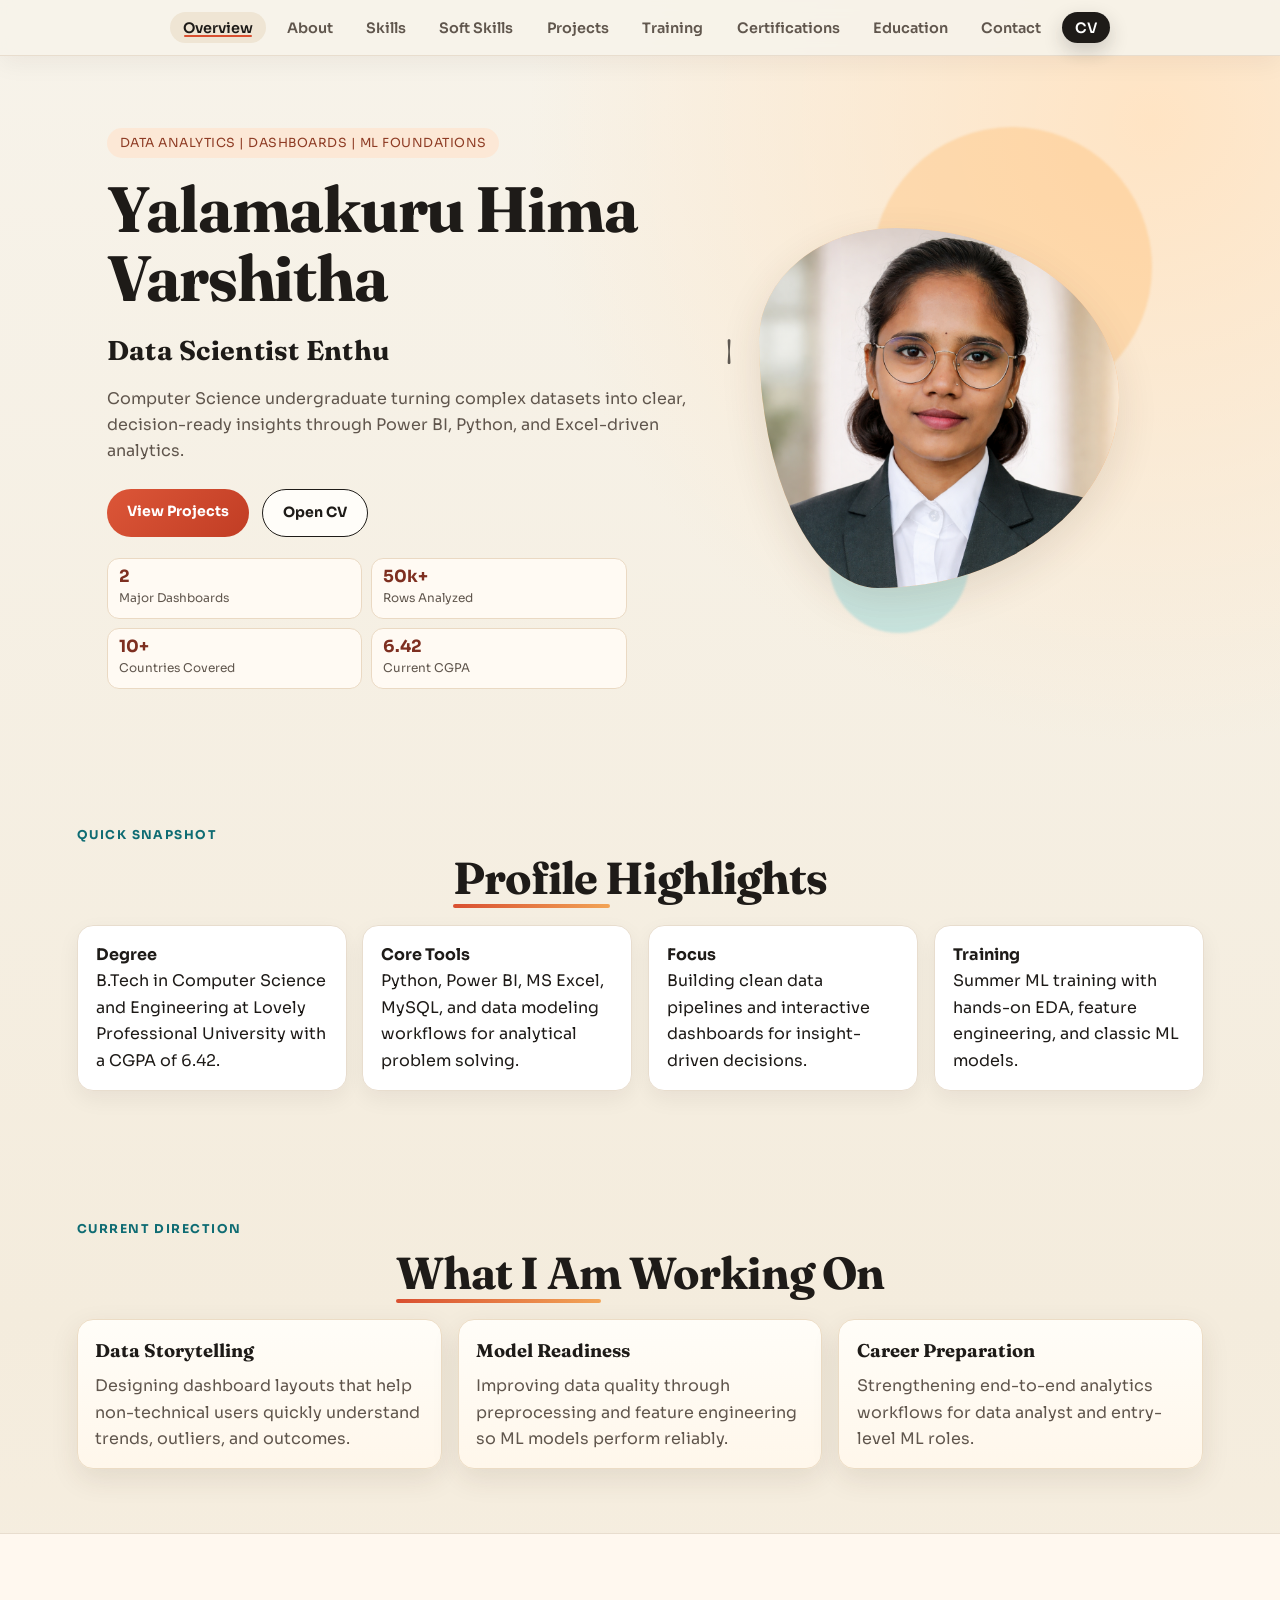
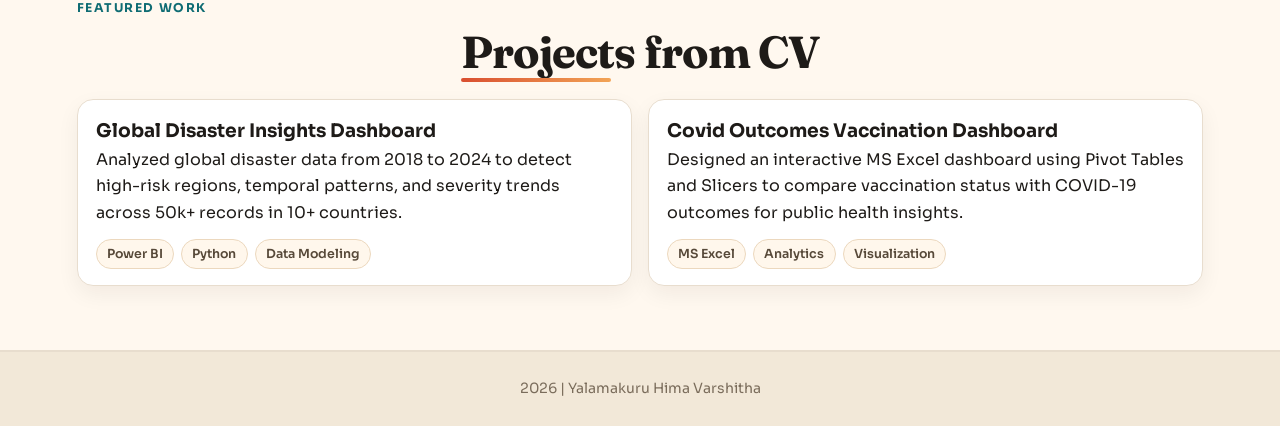
<file: index.html>
<!DOCTYPE html>
<html lang="en">
<head>
  <meta charset="UTF-8">
  <meta name="viewport" content="width=device-width, initial-scale=1.0">
  <title>Yalamakuru Hima Varshitha | Portfolio</title>
  <link rel="preconnect" href="https://fonts.googleapis.com">
  <link rel="preconnect" href="https://fonts.gstatic.com" crossorigin>
  <link href="https://fonts.googleapis.com/css2?family=Sora:wght@400;500;600;700;800&family=Fraunces:opsz,wght@9..144,600;9..144,700&display=swap" rel="stylesheet">
  <link rel="stylesheet" href="example.css">
</head>
<body>
  <nav>
    <ul>
      <li><a href="index.html">Overview</a></li>
      <li><a href="about.html">About</a></li>
      <li><a href="skills.html">Skills</a></li>
      <li><a href="softskills.html">Soft Skills</a></li>
      <li><a href="projects.html">Projects</a></li>
      <li><a href="training.html">Training</a></li>
      <li><a href="certifications.html">Certifications</a></li>
      <li><a href="education.html">Education</a></li>
      <li><a href="contact.html">Contact</a></li>
      <li><a href="cv.pdf" class="nav-cta" target="_blank" rel="noreferrer">CV</a></li>
    </ul>
  </nav>

  <header class="hero page-hero">
    <div class="orb orb-a" aria-hidden="true"></div>
    <div class="orb orb-b" aria-hidden="true"></div>
    <div class="hero-copy reveal">
      <p class="kicker">Data Analytics | Dashboards | ML Foundations</p>
      <h1>Yalamakuru Hima Varshitha</h1>
      <p class="typewriter" aria-label="Data Scientist Enthusiast"></p>
      <p class="hero-sub">Computer Science undergraduate turning complex datasets into clear, decision-ready insights through Power BI, Python, and Excel-driven analytics.</p>
      <div class="hero-btns">
        <a href="projects.html" class="btn-dark">View Projects</a>
        <a href="cv.pdf" class="btn-ghost" target="_blank" rel="noreferrer">Open CV</a>
      </div>
      <div class="hero-stats">
        <div class="stat-pill"><strong>2</strong><span>Major Dashboards</span></div>
        <div class="stat-pill"><strong>50k+</strong><span>Rows Analyzed</span></div>
        <div class="stat-pill"><strong>10+</strong><span>Countries Covered</span></div>
        <div class="stat-pill"><strong>6.42</strong><span>Current CGPA</span></div>
      </div>
    </div>
    <div class="hero-photo reveal">
      <div class="photo-ring">
        <img src="profile1.png" alt="Yalamakuru Hima Varshitha" onerror="this.style.display='none';this.nextElementSibling.style.display='grid';">
        <div class="photo-fallback">YHV</div>
      </div>
    </div>
  </header>

  <section class="section">
    <p class="section-label">Quick Snapshot</p>
    <h2>Profile Highlights</h2>
    <div class="list-grid reveal">
      <div class="list-card"><strong>Degree</strong><p>B.Tech in Computer Science and Engineering at Lovely Professional University with a CGPA of 6.42.</p></div>
      <div class="list-card"><strong>Core Tools</strong><p>Python, Power BI, MS Excel, MySQL, and data modeling workflows for analytical problem solving.</p></div>
      <div class="list-card"><strong>Focus</strong><p>Building clean data pipelines and interactive dashboards for insight-driven decisions.</p></div>
      <div class="list-card"><strong>Training</strong><p>Summer ML training with hands-on EDA, feature engineering, and classic ML models.</p></div>
    </div>
  </section>

  <section class="section">
    <p class="section-label">Current Direction</p>
    <h2>What I Am Working On</h2>
    <div class="focus-grid reveal">
      <article class="focus-card">
        <h3>Data Storytelling</h3>
        <p>Designing dashboard layouts that help non-technical users quickly understand trends, outliers, and outcomes.</p>
      </article>
      <article class="focus-card">
        <h3>Model Readiness</h3>
        <p>Improving data quality through preprocessing and feature engineering so ML models perform reliably.</p>
      </article>
      <article class="focus-card">
        <h3>Career Preparation</h3>
        <p>Strengthening end-to-end analytics workflows for data analyst and entry-level ML roles.</p>
      </article>
    </div>
  </section>

  <section class="section alt">
    <p class="section-label">Featured Work</p>
    <h2>Projects from CV</h2>
    <div class="card-grid">
      <article class="card reveal">
        <h3>Global Disaster Insights Dashboard</h3>
        <p>Analyzed global disaster data from 2018 to 2024 to detect high-risk regions, temporal patterns, and severity trends across 50k+ records in 10+ countries.</p>
        <div class="tags"><span>Power BI</span><span>Python</span><span>Data Modeling</span></div>
      </article>
      <article class="card reveal">
        <h3>Covid Outcomes Vaccination Dashboard</h3>
        <p>Designed an interactive MS Excel dashboard using Pivot Tables and Slicers to compare vaccination status with COVID-19 outcomes for public health insights.</p>
        <div class="tags"><span>MS Excel</span><span>Analytics</span><span>Visualization</span></div>
      </article>
    </div>
  </section>

  <footer>
    <span id="year"></span> Yalamakuru Hima Varshitha
  </footer>

  <script src="example.js"></script>
</body>
</html>
</file>
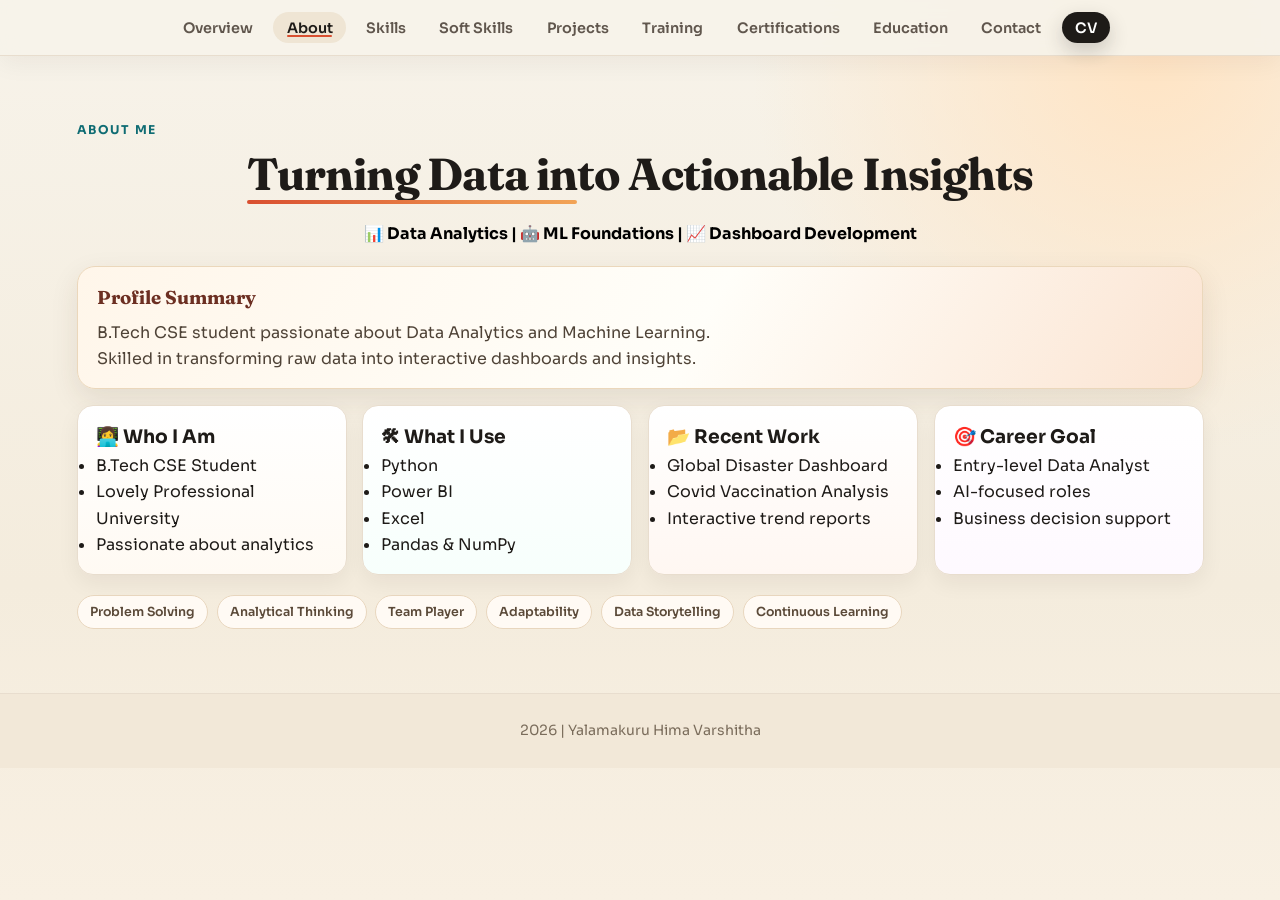
<file: about.html>
<!DOCTYPE html>
<html lang="en">
<head>
  <meta charset="UTF-8">
  <meta name="viewport" content="width=device-width, initial-scale=1.0">
  <title>About | Yalamakuru Hima Varshitha</title>
  <link rel="preconnect" href="https://fonts.googleapis.com">
  <link rel="preconnect" href="https://fonts.gstatic.com" crossorigin>
  <link href="https://fonts.googleapis.com/css2?family=Sora:wght@400;500;600;700;800&family=Fraunces:opsz,wght@9..144,600;9..144,700&display=swap" rel="stylesheet">
  <link rel="stylesheet" href="example.css">
</head>
<body>
  <nav><ul><li><a href="index.html">Overview</a></li><li><a href="about.html">About</a></li><li><a href="skills.html">Skills</a></li><li><a href="softskills.html">Soft Skills</a></li><li><a href="projects.html">Projects</a></li><li><a href="training.html">Training</a></li><li><a href="certifications.html">Certifications</a></li><li><a href="education.html">Education</a></li><li><a href="contact.html">Contact</a></li><li><a href="cv.pdf" class="nav-cta" target="_blank" rel="noreferrer">CV</a></li></ul></nav>
  <section class="section">
    <p class="section-label">About Me</p>
    <h1 class="page-title">Turning Data into Actionable Insights</h1>
    <p class="hero-sub" style="text-align: center; font-weight: bold; color: black;">📊 Data Analytics | 🤖 ML Foundations | 📈 Dashboard Development</p>

    <div class="about-highlight reveal">
      <h3>Profile Summary</h3>
      <p>B.Tech CSE student passionate about Data Analytics and Machine Learning.<br>Skilled in transforming raw data into interactive dashboards and insights.</p>
    </div>

    <div class="about-grid reveal">
      <div class="about-panel about-card-a">
        <h3>👩‍💻 Who I Am</h3>
        <ul>
          <li>B.Tech CSE Student</li>
          <li>Lovely Professional University</li>
          <li>Passionate about analytics</li>
        </ul>
      </div>
      <div class="about-panel about-card-b">
        <h3>🛠 What I Use</h3>
        <ul>
          <li>Python</li>
          <li>Power BI</li>
          <li>Excel</li>
          <li>Pandas & NumPy</li>
        </ul>
      </div>
      <div class="about-panel about-card-c">
        <h3>📂 Recent Work</h3>
        <ul>
          <li>Global Disaster Dashboard</li>
          <li>Covid Vaccination Analysis</li>
          <li>Interactive trend reports</li>
        </ul>
      </div>
      <div class="about-panel about-card-d">
        <h3>🎯 Career Goal</h3>
        <ul>
          <li>Entry-level Data Analyst</li>
          <li>AI-focused roles</li>
          <li>Business decision support</li>
        </ul>
      </div>
    </div>

    <div class="about-traits reveal">
      <span class="trait-chip">Problem Solving</span>
      <span class="trait-chip">Analytical Thinking</span>
      <span class="trait-chip">Team Player</span>
      <span class="trait-chip">Adaptability</span>
      <span class="trait-chip">Data Storytelling</span>
      <span class="trait-chip">Continuous Learning</span>
    </div>
  </section>

  <footer><span id="year"></span> Yalamakuru Hima Varshitha</footer>
  <script src="example.js"></script>
</body>
</html>
</file>
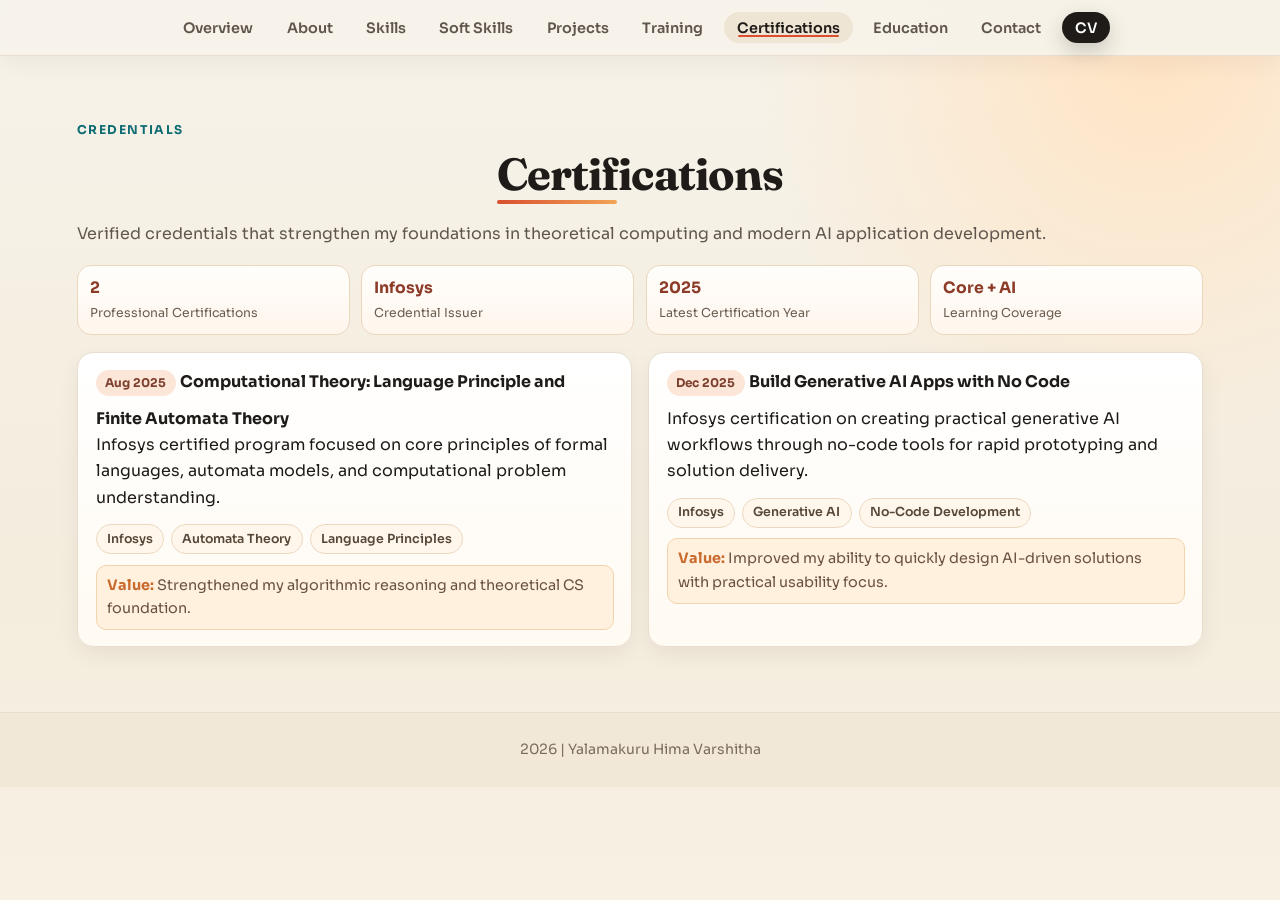
<file: certifications.html>
<!DOCTYPE html>
<html lang="en">
<head>
  <meta charset="UTF-8">
  <meta name="viewport" content="width=device-width, initial-scale=1.0">
  <title>Certifications | Yalamakuru Hima Varshitha</title>
  <link rel="preconnect" href="https://fonts.googleapis.com">
  <link rel="preconnect" href="https://fonts.gstatic.com" crossorigin>
  <link href="https://fonts.googleapis.com/css2?family=Sora:wght@400;500;600;700;800&family=Fraunces:opsz,wght@9..144,600;9..144,700&display=swap" rel="stylesheet">
  <link rel="stylesheet" href="example.css">
</head>
<body>
  <nav><ul><li><a href="index.html">Overview</a></li><li><a href="about.html">About</a></li><li><a href="skills.html">Skills</a></li><li><a href="softskills.html">Soft Skills</a></li><li><a href="projects.html">Projects</a></li><li><a href="training.html">Training</a></li><li><a href="certifications.html">Certifications</a></li><li><a href="education.html">Education</a></li><li><a href="contact.html">Contact</a></li><li><a href="cv.pdf" class="nav-cta" target="_blank" rel="noreferrer">CV</a></li></ul></nav>
  <section class="section">
    <p class="section-label">Credentials</p>
    <h2>Certifications</h2>
    <p class="hero-sub">Verified credentials that strengthen my foundations in theoretical computing and modern AI application development.</p>

    <div class="cert-kpis reveal">
      <div class="cert-kpi"><strong>2</strong><span>Professional Certifications</span></div>
      <div class="cert-kpi"><strong>Infosys</strong><span>Credential Issuer</span></div>
      <div class="cert-kpi"><strong>2025</strong><span>Latest Certification Year</span></div>
      <div class="cert-kpi"><strong>Core + AI</strong><span>Learning Coverage</span></div>
    </div>

    <div class="list-grid reveal cert-grid">
      <article class="list-card cert-card">
        <div class="card-label">Aug 2025</div>
        <strong>Computational Theory: Language Principle and Finite Automata Theory</strong>
        <p>Infosys certified program focused on core principles of formal languages, automata models, and computational problem understanding.</p>
        <div class="tags"><span>Infosys</span><span>Automata Theory</span><span>Language Principles</span></div>
        <p class="cert-note"><strong>Value:</strong> Strengthened my algorithmic reasoning and theoretical CS foundation.</p>
      </article>

      <article class="list-card cert-card">
        <div class="card-label">Dec 2025</div>
        <strong>Build Generative AI Apps with No Code</strong>
        <p>Infosys certification on creating practical generative AI workflows through no-code tools for rapid prototyping and solution delivery.</p>
        <div class="tags"><span>Infosys</span><span>Generative AI</span><span>No-Code Development</span></div>
        <p class="cert-note"><strong>Value:</strong> Improved my ability to quickly design AI-driven solutions with practical usability focus.</p>
      </article>
    </div>
  </section>
  <footer><span id="year"></span> Yalamakuru Hima Varshitha</footer>
  <script src="example.js"></script>
</body>
</html>
</file>
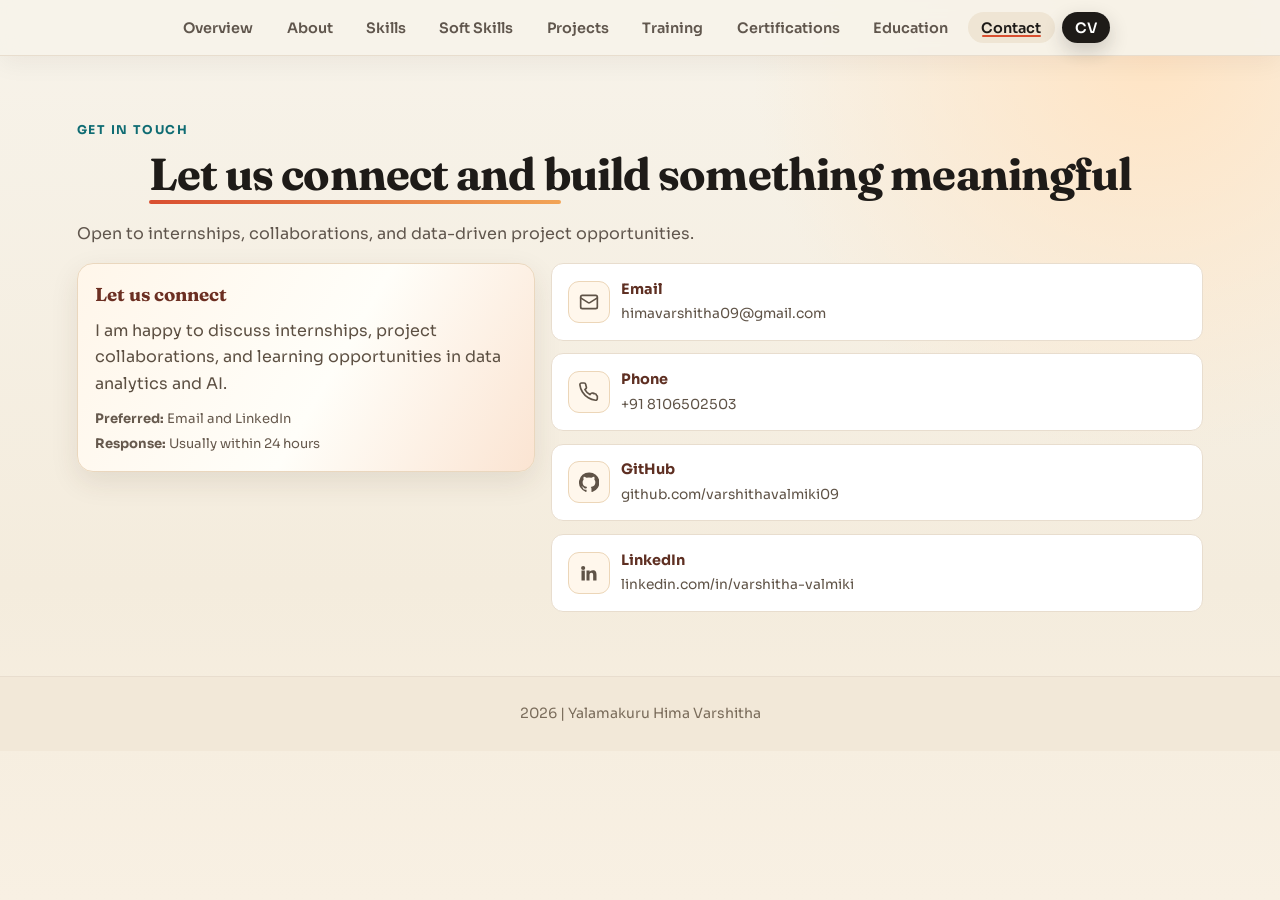
<file: contact.html>
<!DOCTYPE html>
<html lang="en">
<head>
  <meta charset="UTF-8">
  <meta name="viewport" content="width=device-width, initial-scale=1.0">
  <title>Contact | Yalamakuru Hima Varshitha</title>
  <link rel="preconnect" href="https://fonts.googleapis.com">
  <link rel="preconnect" href="https://fonts.gstatic.com" crossorigin>
  <link href="https://fonts.googleapis.com/css2?family=Sora:wght@400;500;600;700;800&family=Fraunces:opsz,wght@9..144,600;9..144,700&display=swap" rel="stylesheet">
  <link rel="stylesheet" href="example.css">
</head>
<body>
  <nav><ul><li><a href="index.html">Overview</a></li><li><a href="about.html">About</a></li><li><a href="skills.html">Skills</a></li><li><a href="softskills.html">Soft Skills</a></li><li><a href="projects.html">Projects</a></li><li><a href="training.html">Training</a></li><li><a href="certifications.html">Certifications</a></li><li><a href="education.html">Education</a></li><li><a href="contact.html">Contact</a></li><li><a href="cv.pdf" class="nav-cta" target="_blank" rel="noreferrer">CV</a></li></ul></nav>
  <section class="section contact-section">
    <p class="section-label">Get In Touch</p>
    <h2>Let us connect and build something meaningful</h2>
    <p class="hero-sub">Open to internships, collaborations, and data-driven project opportunities.</p>

    <div class="contact-layout reveal">
      <aside class="contact-intro">
        <h3>Let us connect</h3>
        <p>I am happy to discuss internships, project collaborations, and learning opportunities in data analytics and AI.</p>
        <div class="contact-meta"><strong>Preferred:</strong> Email and LinkedIn</div>
        <div class="contact-meta"><strong>Response:</strong> Usually within 24 hours</div>
      </aside>

      <div class="contact-row">
        <a href="mailto:himavarshitha09@gmail.com" class="contact-link">
        <span class="contact-icon" aria-hidden="true">
          <svg viewBox="0 0 24 24" width="20" height="20" fill="none" stroke="currentColor" stroke-width="2" stroke-linecap="round" stroke-linejoin="round"><rect x="2" y="4" width="20" height="16" rx="2"></rect><path d="m22 7-8.97 5.7a1.94 1.94 0 0 1-2.06 0L2 7"></path></svg>
        </span>
        <span class="contact-text"><strong>Email</strong><span>himavarshitha09@gmail.com</span></span>
      </a>
      <a href="tel:+918106502503" class="contact-link">
        <span class="contact-icon" aria-hidden="true">
          <svg viewBox="0 0 24 24" width="20" height="20" fill="none" stroke="currentColor" stroke-width="2" stroke-linecap="round" stroke-linejoin="round"><path d="M22 16.92v3a2 2 0 0 1-2.18 2 19.79 19.79 0 0 1-8.63-3.07A19.5 19.5 0 0 1 4.15 12 19.79 19.79 0 0 1 1.08 3.4 2 2 0 0 1 3.05 1.22h3a2 2 0 0 1 2 1.72c.127.96.361 1.903.7 2.81a2 2 0 0 1-.45 2.11L7.09 9.1a16 16 0 0 0 6 6l1.27-1.27a2 2 0 0 1 2.11-.45c.907.339 1.85.573 2.81.7a2 2 0 0 1 1.72 2.03z"></path></svg>
        </span>
        <span class="contact-text"><strong>Phone</strong><span>+91 8106502503</span></span>
      </a>
      <a href="https://github.com/varshithavalmiki09" target="_blank" rel="noreferrer" class="contact-link">
        <span class="contact-icon" aria-hidden="true">
          <svg viewBox="0 0 24 24" width="20" height="20" fill="currentColor"><path d="M12 .5a12 12 0 0 0-3.79 23.39c.6.11.82-.26.82-.58v-2.02c-3.34.73-4.04-1.42-4.04-1.42-.55-1.39-1.34-1.76-1.34-1.76-1.08-.75.08-.73.08-.73 1.2.09 1.84 1.23 1.84 1.23 1.06 1.84 2.8 1.31 3.48 1 .11-.77.42-1.31.76-1.61-2.66-.3-5.47-1.33-5.47-5.92 0-1.31.47-2.39 1.24-3.23-.13-.3-.54-1.52.11-3.17 0 0 1-.32 3.29 1.23a11.4 11.4 0 0 1 6 0c2.29-1.55 3.29-1.23 3.29-1.23.65 1.65.24 2.87.12 3.17.77.84 1.24 1.92 1.24 3.23 0 4.6-2.81 5.62-5.49 5.91.43.37.82 1.09.82 2.2v3.26c0 .32.22.7.83.58A12 12 0 0 0 12 .5z"></path></svg>
        </span>
        <span class="contact-text"><strong>GitHub</strong><span>github.com/varshithavalmiki09</span></span>
      </a>
        <a href="https://www.linkedin.com/in/varshitha-valmiki" target="_blank" rel="noreferrer" class="contact-link">
        <span class="contact-icon" aria-hidden="true">
          <svg viewBox="0 0 24 24" width="20" height="20" fill="currentColor"><path d="M4.98 3.5A2.5 2.5 0 1 0 5 8.5a2.5 2.5 0 0 0-.02-5zM3 9h4v12H3zM9 9h3.8v1.7h.05c.53-1 1.84-2.05 3.8-2.05C20.2 8.65 21 11 21 14.06V21h-4v-6.1c0-1.46-.03-3.34-2.03-3.34-2.03 0-2.34 1.59-2.34 3.23V21H9z"></path></svg>
        </span>
        <span class="contact-text"><strong>LinkedIn</strong><span>linkedin.com/in/varshitha-valmiki</span></span>
        </a>
      </div>
    </div>
  </section>
  <footer><span id="year"></span> Yalamakuru Hima Varshitha</footer>
  <script src="example.js"></script>
</body>
</html>
</file>
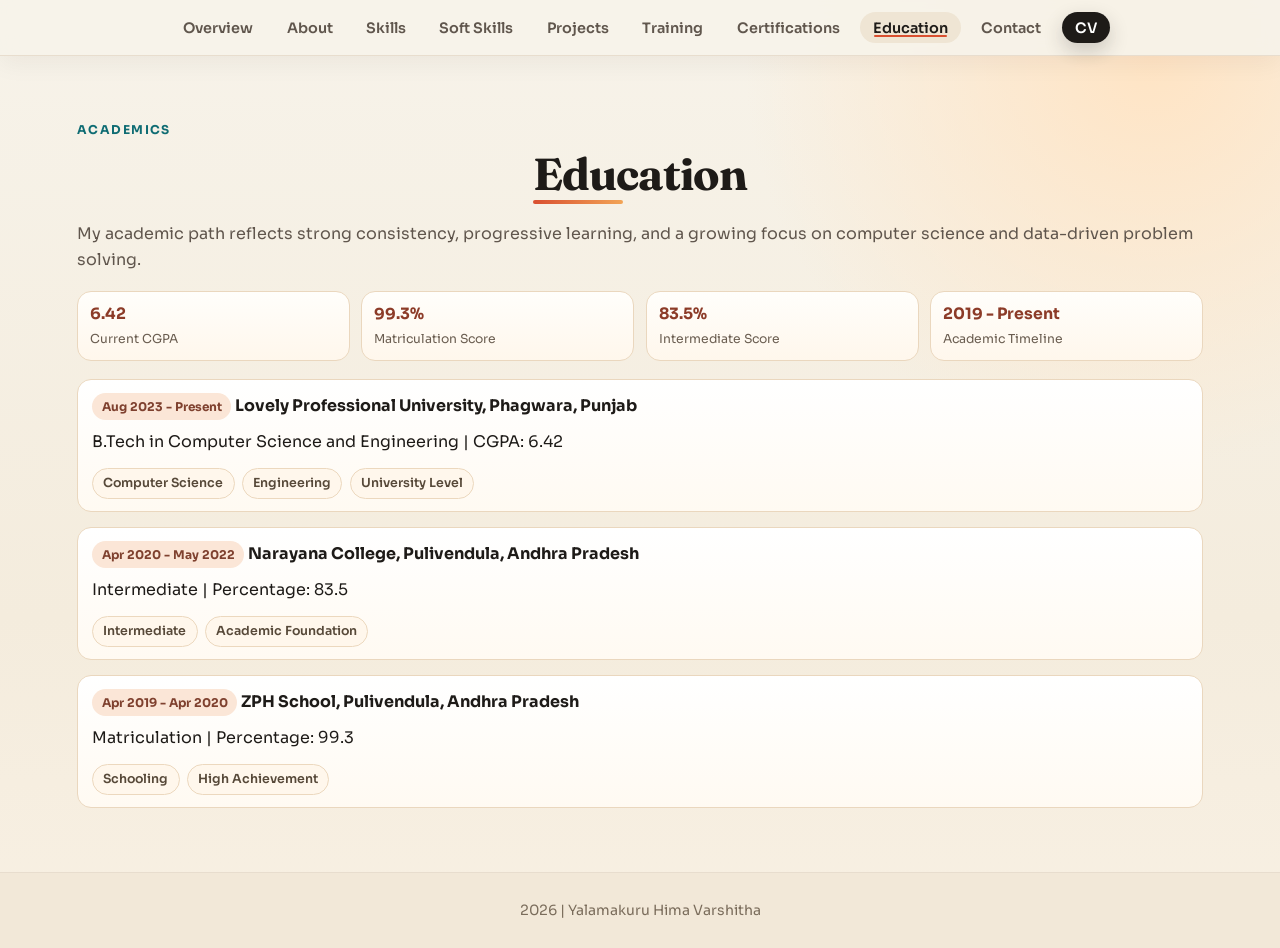
<file: education.html>
<!DOCTYPE html>
<html lang="en">
<head>
  <meta charset="UTF-8">
  <meta name="viewport" content="width=device-width, initial-scale=1.0">
  <title>Education | Yalamakuru Hima Varshitha</title>
  <link rel="preconnect" href="https://fonts.googleapis.com">
  <link rel="preconnect" href="https://fonts.gstatic.com" crossorigin>
  <link href="https://fonts.googleapis.com/css2?family=Sora:wght@400;500;600;700;800&family=Fraunces:opsz,wght@9..144,600;9..144,700&display=swap" rel="stylesheet">
  <link rel="stylesheet" href="example.css">
</head>
<body>
  <nav><ul><li><a href="index.html">Overview</a></li><li><a href="about.html">About</a></li><li><a href="skills.html">Skills</a></li><li><a href="softskills.html">Soft Skills</a></li><li><a href="projects.html">Projects</a></li><li><a href="training.html">Training</a></li><li><a href="certifications.html">Certifications</a></li><li><a href="education.html">Education</a></li><li><a href="contact.html">Contact</a></li><li><a href="cv.pdf" class="nav-cta" target="_blank" rel="noreferrer">CV</a></li></ul></nav>
  <section class="section">
    <p class="section-label">Academics</p>
    <h2>Education</h2>
    <p class="hero-sub">My academic path reflects strong consistency, progressive learning, and a growing focus on computer science and data-driven problem solving.</p>

    <div class="edu-kpis reveal">
      <div class="edu-kpi"><strong>6.42</strong><span>Current CGPA</span></div>
      <div class="edu-kpi"><strong>99.3%</strong><span>Matriculation Score</span></div>
      <div class="edu-kpi"><strong>83.5%</strong><span>Intermediate Score</span></div>
      <div class="edu-kpi"><strong>2019 - Present</strong><span>Academic Timeline</span></div>
    </div>

    <div class="edu-stack reveal">
      <div class="edu-row">
        <div class="edu-dot"></div>
        <div class="edu-card">
          <div class="card-label">Aug 2023 - Present</div>
          <strong>Lovely Professional University, Phagwara, Punjab</strong>
          <p>B.Tech in Computer Science and Engineering | CGPA: 6.42</p>
          <div class="tags"><span>Computer Science</span><span>Engineering</span><span>University Level</span></div>
        </div>
      </div>

      <div class="edu-row">
        <div class="edu-dot"></div>
        <div class="edu-card">
          <div class="card-label">Apr 2020 - May 2022</div>
          <strong>Narayana College, Pulivendula, Andhra Pradesh</strong>
          <p>Intermediate | Percentage: 83.5</p>
          <div class="tags"><span>Intermediate</span><span>Academic Foundation</span></div>
        </div>
      </div>

      <div class="edu-row">
        <div class="edu-dot"></div>
        <div class="edu-card">
          <div class="card-label">Apr 2019 - Apr 2020</div>
          <strong>ZPH School, Pulivendula, Andhra Pradesh</strong>
          <p>Matriculation | Percentage: 99.3</p>
          <div class="tags"><span>Schooling</span><span>High Achievement</span></div>
        </div>
      </div>
    </div>
  </section>
  <footer><span id="year"></span> Yalamakuru Hima Varshitha</footer>
  <script src="example.js"></script>
</body>
</html>
</file>
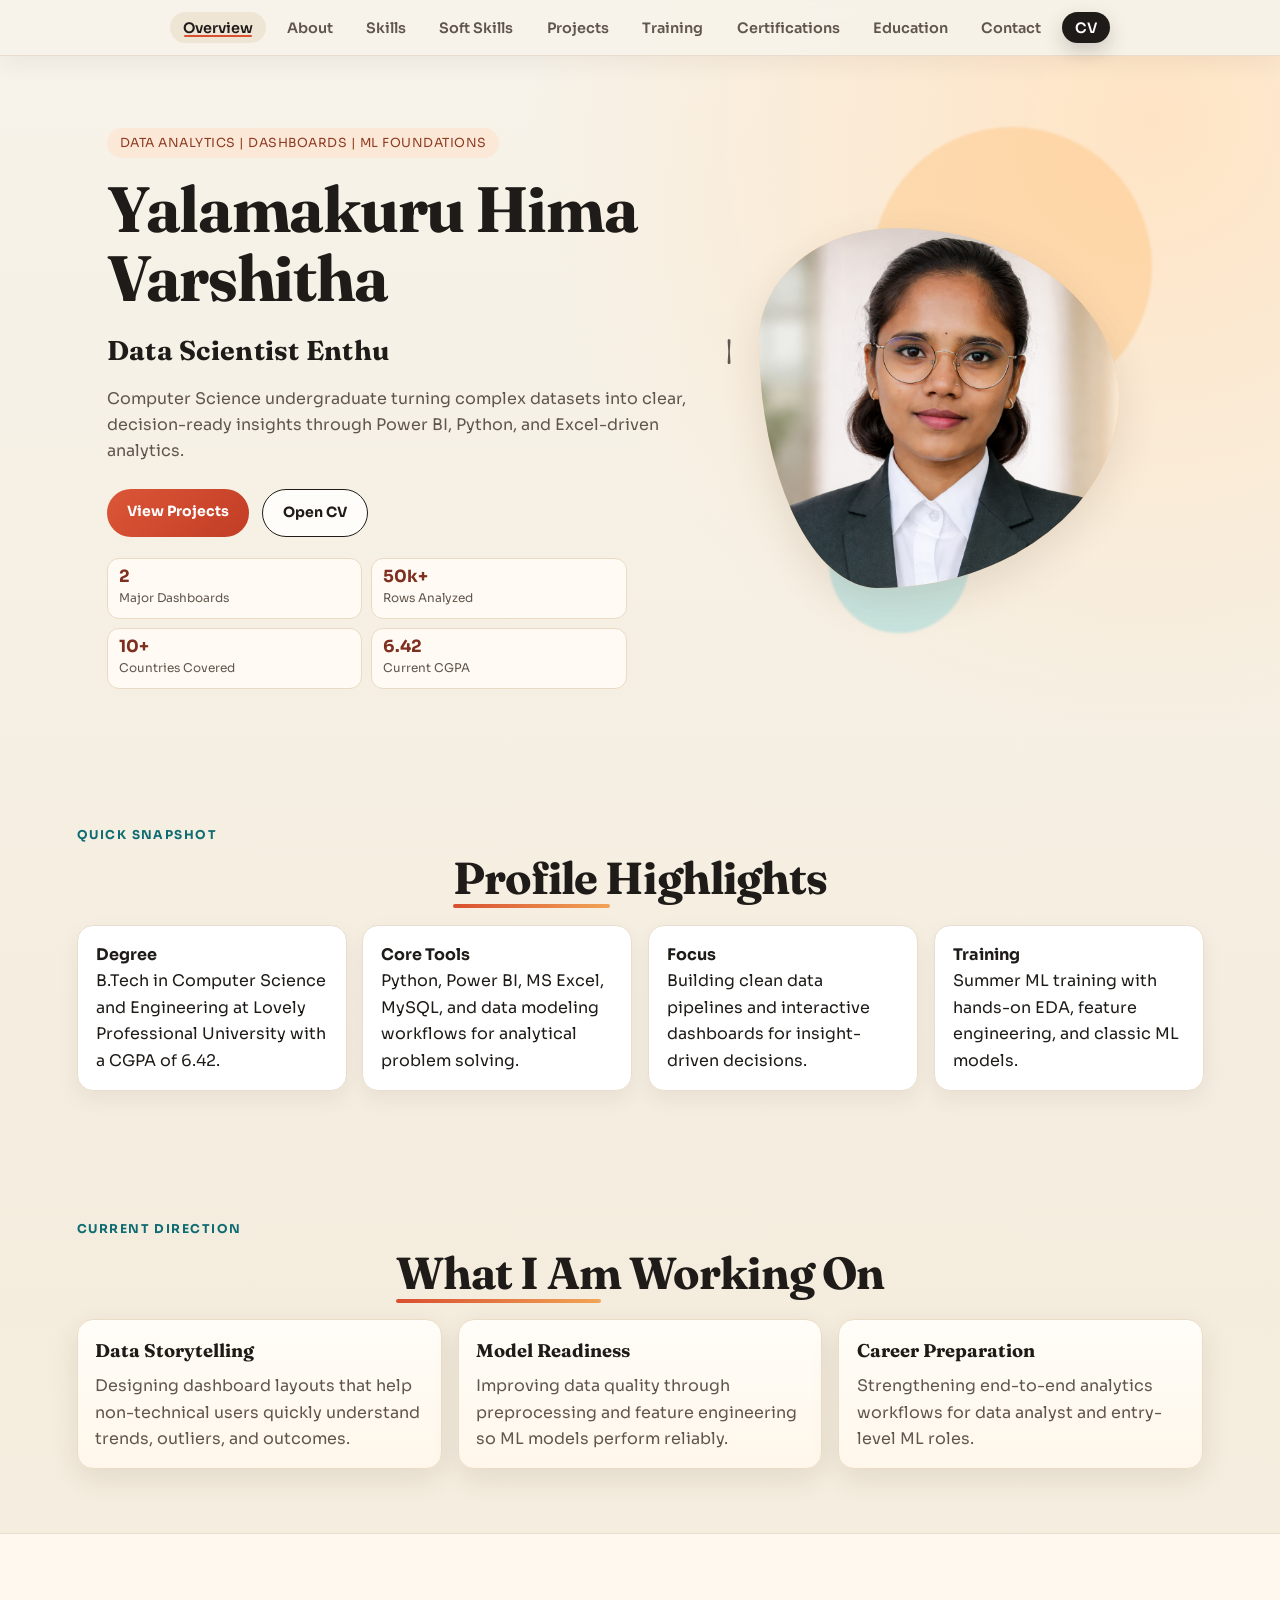
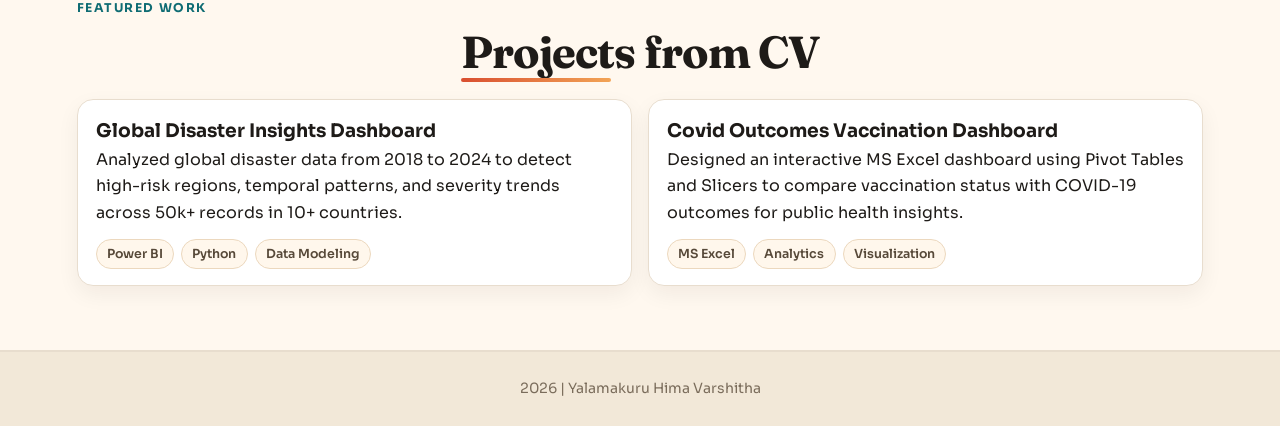
<file: example.html>
<!DOCTYPE html>
<html lang="en">
<head>
  <meta charset="UTF-8">
  <meta name="viewport" content="width=device-width, initial-scale=1.0">
  <title>Yalamakuru Hima Varshitha | Portfolio</title>
  <link rel="preconnect" href="https://fonts.googleapis.com">
  <link rel="preconnect" href="https://fonts.gstatic.com" crossorigin>
  <link href="https://fonts.googleapis.com/css2?family=Sora:wght@400;500;600;700;800&family=Fraunces:opsz,wght@9..144,600;9..144,700&display=swap" rel="stylesheet">
  <link rel="stylesheet" href="example.css">
</head>
<body>
  <nav>
    <ul>
      <li><a href="example.html">Overview</a></li>
      <li><a href="about.html">About</a></li>
      <li><a href="skills.html">Skills</a></li>
      <li><a href="softskills.html">Soft Skills</a></li>
      <li><a href="projects.html">Projects</a></li>
      <li><a href="training.html">Training</a></li>
      <li><a href="certifications.html">Certifications</a></li>
      <li><a href="education.html">Education</a></li>
      <li><a href="contact.html">Contact</a></li>
      <li><a href="cv.pdf" class="nav-cta" target="_blank" rel="noreferrer">CV</a></li>
    </ul>
  </nav>

  <header class="hero page-hero">
    <div class="orb orb-a" aria-hidden="true"></div>
    <div class="orb orb-b" aria-hidden="true"></div>
    <div class="hero-copy reveal">
      <p class="kicker">Data Analytics | Dashboards | ML Foundations</p>
      <h1>Yalamakuru Hima Varshitha</h1>
      <p class="typewriter" aria-label="Data Scientist Enthusiast"></p>
      <p class="hero-sub">Computer Science undergraduate turning complex datasets into clear, decision-ready insights through Power BI, Python, and Excel-driven analytics.</p>
      <div class="hero-btns">
        <a href="projects.html" class="btn-dark">View Projects</a>
        <a href="cv.pdf" class="btn-ghost" target="_blank" rel="noreferrer">Open CV</a>
      </div>
      <div class="hero-stats">
        <div class="stat-pill"><strong>2</strong><span>Major Dashboards</span></div>
        <div class="stat-pill"><strong>50k+</strong><span>Rows Analyzed</span></div>
        <div class="stat-pill"><strong>10+</strong><span>Countries Covered</span></div>
        <div class="stat-pill"><strong>6.42</strong><span>Current CGPA</span></div>
      </div>
    </div>
    <div class="hero-photo reveal">
      <div class="photo-ring">
        <img src="profile1.png" alt="Yalamakuru Hima Varshitha" onerror="this.style.display='none';this.nextElementSibling.style.display='grid';">
        <div class="photo-fallback">YHV</div>
      </div>
    </div>
  </header>

  <section class="section">
    <p class="section-label">Quick Snapshot</p>
    <h2>Profile Highlights</h2>
    <div class="list-grid reveal">
      <div class="list-card"><strong>Degree</strong><p>B.Tech in Computer Science and Engineering at Lovely Professional University with a CGPA of 6.42.</p></div>
      <div class="list-card"><strong>Core Tools</strong><p>Python, Power BI, MS Excel, MySQL, and data modeling workflows for analytical problem solving.</p></div>
      <div class="list-card"><strong>Focus</strong><p>Building clean data pipelines and interactive dashboards for insight-driven decisions.</p></div>
      <div class="list-card"><strong>Training</strong><p>Summer ML training with hands-on EDA, feature engineering, and classic ML models.</p></div>
    </div>
  </section>

  <section class="section">
    <p class="section-label">Current Direction</p>
    <h2>What I Am Working On</h2>
    <div class="focus-grid reveal">
      <article class="focus-card">
        <h3>Data Storytelling</h3>
        <p>Designing dashboard layouts that help non-technical users quickly understand trends, outliers, and outcomes.</p>
      </article>
      <article class="focus-card">
        <h3>Model Readiness</h3>
        <p>Improving data quality through preprocessing and feature engineering so ML models perform reliably.</p>
      </article>
      <article class="focus-card">
        <h3>Career Preparation</h3>
        <p>Strengthening end-to-end analytics workflows for data analyst and entry-level ML roles.</p>
      </article>
    </div>
  </section>

  <section class="section alt">
    <p class="section-label">Featured Work</p>
    <h2>Projects from CV</h2>
    <div class="card-grid">
      <article class="card reveal">
        <h3>Global Disaster Insights Dashboard</h3>
        <p>Analyzed global disaster data from 2018 to 2024 to detect high-risk regions, temporal patterns, and severity trends across 50k+ records in 10+ countries.</p>
        <div class="tags"><span>Power BI</span><span>Python</span><span>Data Modeling</span></div>
      </article>
      <article class="card reveal">
        <h3>Covid Outcomes Vaccination Dashboard</h3>
        <p>Designed an interactive MS Excel dashboard using Pivot Tables and Slicers to compare vaccination status with COVID-19 outcomes for public health insights.</p>
        <div class="tags"><span>MS Excel</span><span>Analytics</span><span>Visualization</span></div>
      </article>
    </div>
  </section>

  <footer>
    <span id="year"></span> Yalamakuru Hima Varshitha
  </footer>

  <script src="example.js"></script>
</body>
</html>
</file>
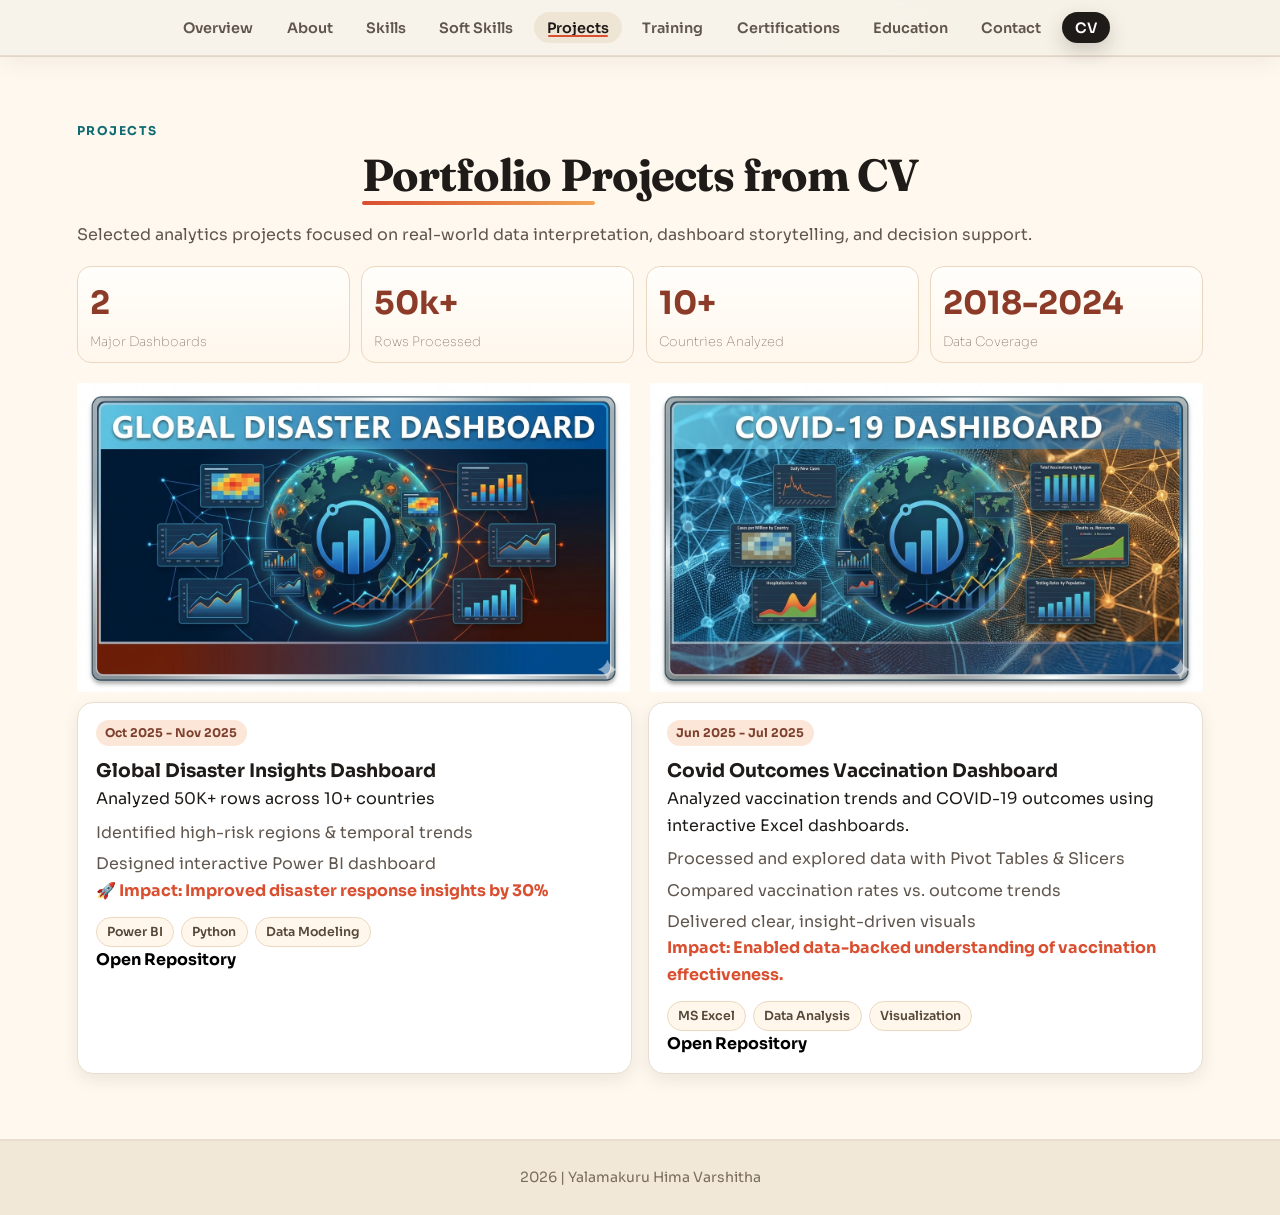
<file: projects.html>
<!DOCTYPE html>
<html lang="en">
<head>
  <meta charset="UTF-8">
  <meta name="viewport" content="width=device-width, initial-scale=1.0">
  <title>Projects | Yalamakuru Hima Varshitha</title>
  <link rel="preconnect" href="https://fonts.googleapis.com">
  <link rel="preconnect" href="https://fonts.gstatic.com" crossorigin>
  <link href="https://fonts.googleapis.com/css2?family=Sora:wght@400;500;600;700;800&family=Fraunces:opsz,wght@9..144,600;9..144,700&display=swap" rel="stylesheet">
  <link rel="stylesheet" href="example.css">
</head>
<body>
  <nav><ul><li><a href="index.html">Overview</a></li><li><a href="about.html">About</a></li><li><a href="skills.html">Skills</a></li><li><a href="softskills.html">Soft Skills</a></li><li><a href="projects.html">Projects</a></li><li><a href="training.html">Training</a></li><li><a href="certifications.html">Certifications</a></li><li><a href="education.html">Education</a></li><li><a href="contact.html">Contact</a></li><li><a href="cv.pdf" class="nav-cta" target="_blank" rel="noreferrer">CV</a></li></ul></nav>
  <section class="section alt">
    <p class="section-label">Projects</p>
    <h2>Portfolio Projects from CV</h2>
    <p class="hero-sub">Selected analytics projects focused on real-world data interpretation, dashboard storytelling, and decision support.</p>

    <div class="project-kpis reveal">
      <div class="project-kpi"><strong style="font-size: 32px;">2</strong><span style="font-size: small; font-weight: lighter;">Major Dashboards</span></div>
      <div class="project-kpi"><strong style="font-size: 32px;">50k+</strong><span style="font-size: small; font-weight: lighter;">Rows Processed</span></div>
      <div class="project-kpi"><strong style="font-size: 32px;">10+</strong><span style="font-size: small; font-weight: lighter;">Countries Analyzed</span></div>
      <div class="project-kpi"><strong style="font-size: 32px;">2018-2024</strong><span style="font-size: small; font-weight: lighter;">Data Coverage</span></div>
    </div>

    <div class="projects-gallery" style="display: flex; gap: 20px; margin: 20px 0 10px 0; flex-wrap: wrap;">
      <img src="images/global disaster dashboard.png" alt="Global Disaster Dashboard" style="max-width: 100%; height: auto; flex: 1; min-width: 300px;">
      <img src="images/covid dashboard.png" alt="Covid Dashboard" style="max-width: 100%; height: auto; flex: 1; min-width: 300px;">
    </div>

    <div class="card-grid">
      <article class="card reveal project-card">
        <div class="card-label">Oct 2025 - Nov 2025</div>
        <h3>Global Disaster Insights Dashboard</h3>
        <p>Analyzed 50K+ rows across 10+ countries</p>
        <ul class="clean-list">
          <li>Identified high-risk regions & temporal trends</li>
          <li>Designed interactive Power BI dashboard</li>
        </ul>
        <p class="impact">
          🚀 Impact: Improved disaster response insights by 30%
        </p>
        <div class="tags"><span>Power BI</span><span>Python</span><span>Data Modeling</span></div>
        <a href="https://github.com/himavarshitha09/global-disaster-dashboard.git" class="btn" style="color: black; font-weight: bold; text-decoration: none; margin-top: 15px;" target="_blank" rel="noopener noreferrer">Open Repository</a>
      </article>
      <article class="card reveal project-card">
        <div class="card-label">Jun 2025 - Jul 2025</div>
        <h3>Covid Outcomes Vaccination Dashboard</h3>
        <p>Analyzed vaccination trends and COVID-19 outcomes using interactive Excel dashboards.</p>
        <ul class="clean-list">
          <li>Processed and explored data with Pivot Tables & Slicers</li>
          <li>Compared vaccination rates vs. outcome trends</li>
          <li>Delivered clear, insight-driven visuals</li>
        </ul>
        <p class="impact">Impact: Enabled data-backed understanding of vaccination effectiveness.</p>
        <div class="tags"><span>MS Excel</span><span>Data Analysis</span><span>Visualization</span></div>
        <a href="https://github.com/himavarshitha09/covid-dashboard-.git" class="btn" style="color: black; font-weight: bold; text-decoration: none; margin-top: 15px;" target="_blank" rel="noopener noreferrer">Open Repository</a>
      </article>
    </div>
  </section>
  <footer><span id="year"></span> Yalamakuru Hima Varshitha</footer>
  <script src="example.js"></script>
</body>
</html>
</file>
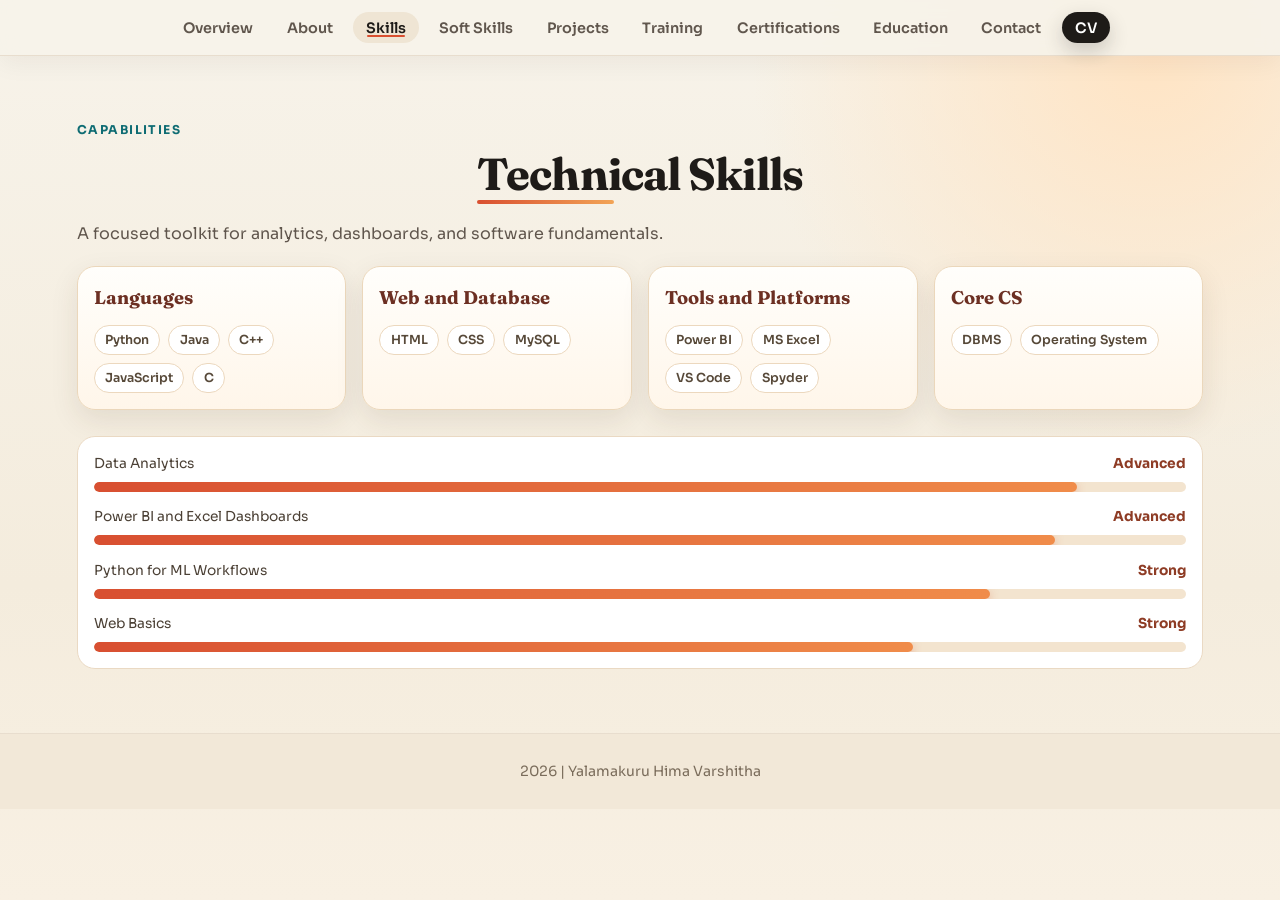
<file: skills.html>
<!DOCTYPE html>
<html lang="en">
<head>
  <meta charset="UTF-8">
  <meta name="viewport" content="width=device-width, initial-scale=1.0">
  <title>Skills | Yalamakuru Hima Varshitha</title>
  <link rel="preconnect" href="https://fonts.googleapis.com">
  <link rel="preconnect" href="https://fonts.gstatic.com" crossorigin>
  <link href="https://fonts.googleapis.com/css2?family=Sora:wght@400;500;600;700;800&family=Fraunces:opsz,wght@9..144,600;9..144,700&display=swap" rel="stylesheet">
  <link rel="stylesheet" href="example.css">
</head>
<body>
  <nav><ul><li><a href="index.html">Overview</a></li><li><a href="about.html">About</a></li><li><a href="skills.html">Skills</a></li><li><a href="softskills.html">Soft Skills</a></li><li><a href="projects.html">Projects</a></li><li><a href="training.html">Training</a></li><li><a href="certifications.html">Certifications</a></li><li><a href="education.html">Education</a></li><li><a href="contact.html">Contact</a></li><li><a href="cv.pdf" class="nav-cta" target="_blank" rel="noreferrer">CV</a></li></ul></nav>
  <section class="section">
    <p class="section-label">Capabilities</p>
    <h2>Technical Skills</h2>
    <p class="hero-sub">A focused toolkit for analytics, dashboards, and software fundamentals.</p>

    <div class="skills-showcase reveal">
      <article class="skill-category">
        <h3>Languages</h3>
        <div class="chip-wrap">
          <span class="tech-chip">Python</span>
          <span class="tech-chip">Java</span>
          <span class="tech-chip">C++</span>
          <span class="tech-chip">JavaScript</span>
          <span class="tech-chip">C</span>
        </div>
      </article>

      <article class="skill-category">
        <h3>Web and Database</h3>
        <div class="chip-wrap">
          <span class="tech-chip">HTML</span>
          <span class="tech-chip">CSS</span>
          <span class="tech-chip">MySQL</span>
        </div>
      </article>

      <article class="skill-category">
        <h3>Tools and Platforms</h3>
        <div class="chip-wrap">
          <span class="tech-chip">Power BI</span>
          <span class="tech-chip">MS Excel</span>
          <span class="tech-chip">VS Code</span>
          <span class="tech-chip">Spyder</span>
        </div>
      </article>

      <article class="skill-category">
        <h3>Core CS</h3>
        <div class="chip-wrap">
          <span class="tech-chip">DBMS</span>
          <span class="tech-chip">Operating System</span>
        </div>
      </article>
    </div>

    <div class="skills-meter reveal">
      <div class="meter-item">
        <div class="meter-head"><span>Data Analytics</span><span>Advanced</span></div>
        <div class="meter-track"><div class="meter-fill fill-90"></div></div>
      </div>
      <div class="meter-item">
        <div class="meter-head"><span>Power BI and Excel Dashboards</span><span>Advanced</span></div>
        <div class="meter-track"><div class="meter-fill fill-88"></div></div>
      </div>
      <div class="meter-item">
        <div class="meter-head"><span>Python for ML Workflows</span><span>Strong</span></div>
        <div class="meter-track"><div class="meter-fill fill-82"></div></div>
      </div>
      <div class="meter-item">
        <div class="meter-head"><span>Web Basics</span><span>Strong</span></div>
        <div class="meter-track"><div class="meter-fill fill-75"></div></div>
      </div>
    </div>
  </section>
  <footer><span id="year"></span> Yalamakuru Hima Varshitha</footer>
  <script src="example.js"></script>
</body>
</html>
</file>
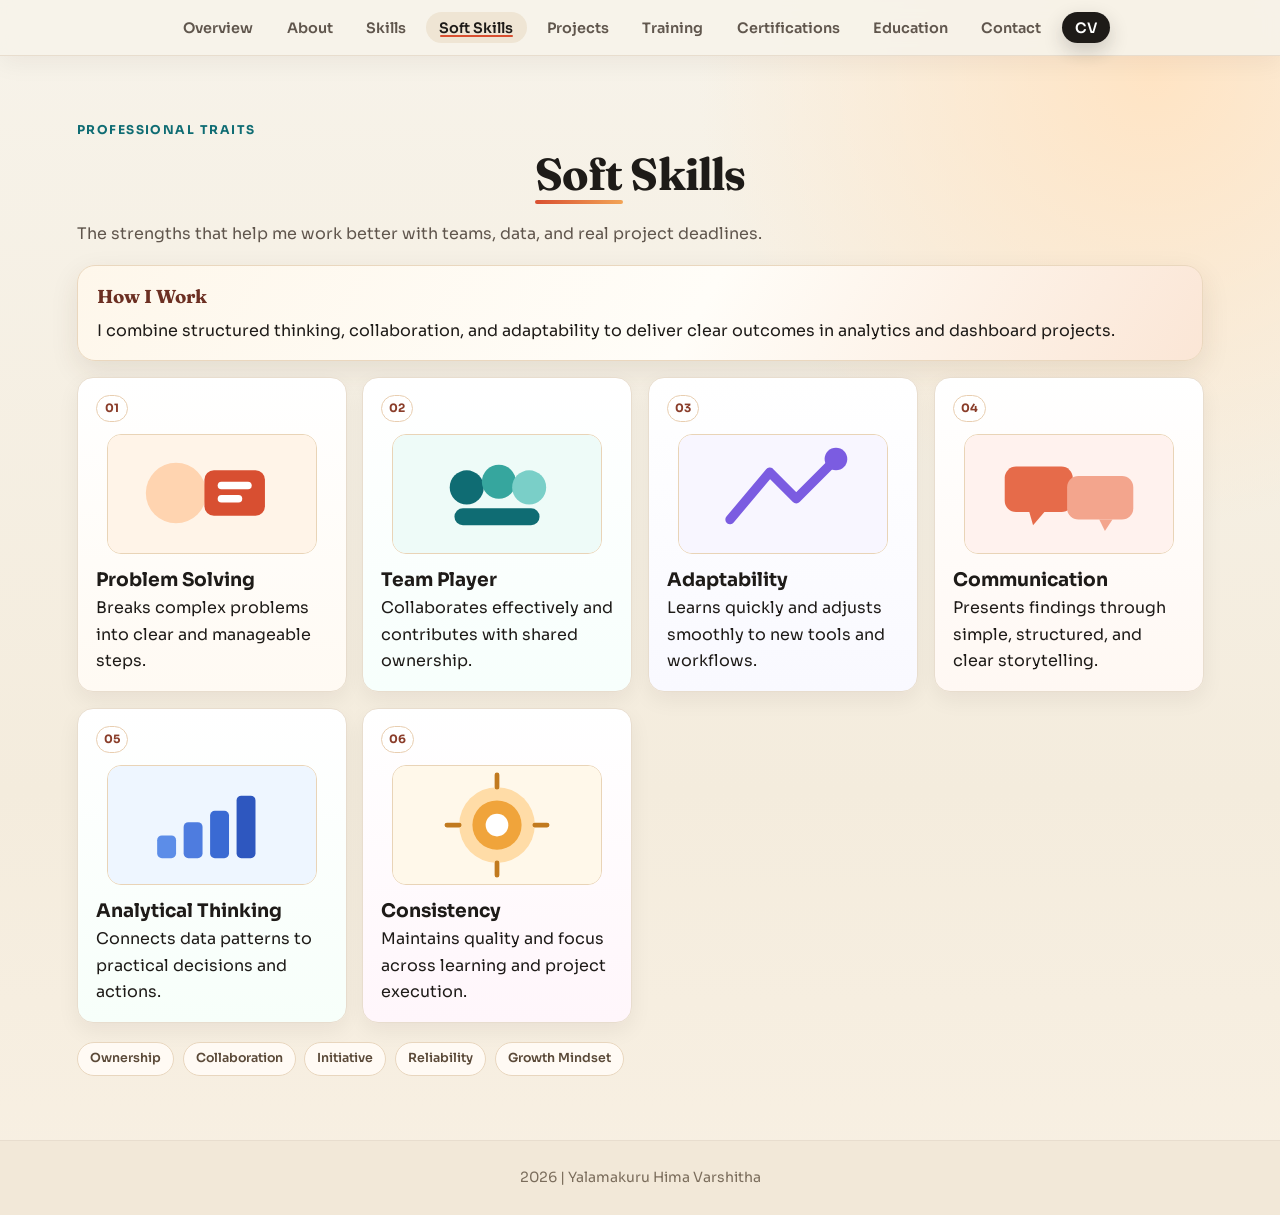
<file: softskills.html>
<!DOCTYPE html>
<html lang="en">
<head>
  <meta charset="UTF-8">
  <meta name="viewport" content="width=device-width, initial-scale=1.0">
  <title>Soft Skills | Yalamakuru Hima Varshitha</title>
  <link rel="preconnect" href="https://fonts.googleapis.com">
  <link rel="preconnect" href="https://fonts.gstatic.com" crossorigin>
  <link href="https://fonts.googleapis.com/css2?family=Sora:wght@400;500;600;700;800&family=Fraunces:opsz,wght@9..144,600;9..144,700&display=swap" rel="stylesheet">
  <link rel="stylesheet" href="example.css">
</head>
<body>
  <nav><ul><li><a href="index.html">Overview</a></li><li><a href="about.html">About</a></li><li><a href="skills.html">Skills</a></li><li><a href="softskills.html">Soft Skills</a></li><li><a href="projects.html">Projects</a></li><li><a href="training.html">Training</a></li><li><a href="certifications.html">Certifications</a></li><li><a href="education.html">Education</a></li><li><a href="contact.html">Contact</a></li><li><a href="cv.pdf" class="nav-cta" target="_blank" rel="noreferrer">CV</a></li></ul></nav>
  <section class="section">
    <p class="section-label">Professional Traits</p>
    <h2>Soft Skills</h2>
    <p class="hero-sub">The strengths that help me work better with teams, data, and real project deadlines.</p>

    <div class="softskills-highlight reveal">
      <h3>How I Work</h3>
      <p>I combine structured thinking, collaboration, and adaptability to deliver clear outcomes in analytics and dashboard projects.</p>
    </div>

    <div class="softskill-grid reveal softskills-showcase">
      <div class="softskill-card soft-a"><span class="softskill-badge">01</span><img class="softskill-image" src="images/soft-01-problem.svg" alt="Problem solving visual"><h3>Problem Solving</h3><p>Breaks complex problems into clear and manageable steps.</p></div>
      <div class="softskill-card soft-b"><span class="softskill-badge">02</span><img class="softskill-image" src="images/soft-02-team.svg" alt="Team player visual"><h3>Team Player</h3><p>Collaborates effectively and contributes with shared ownership.</p></div>
      <div class="softskill-card soft-c"><span class="softskill-badge">03</span><img class="softskill-image" src="images/soft-03-adapt.svg" alt="Adaptability visual"><h3>Adaptability</h3><p>Learns quickly and adjusts smoothly to new tools and workflows.</p></div>
      <div class="softskill-card soft-d"><span class="softskill-badge">04</span><img class="softskill-image" src="images/soft-04-comm.svg" alt="Communication visual"><h3>Communication</h3><p>Presents findings through simple, structured, and clear storytelling.</p></div>
      <div class="softskill-card soft-e"><span class="softskill-badge">05</span><img class="softskill-image" src="images/soft-05-analytic.svg" alt="Analytical thinking visual"><h3>Analytical Thinking</h3><p>Connects data patterns to practical decisions and actions.</p></div>
      <div class="softskill-card soft-f"><span class="softskill-badge">06</span><img class="softskill-image" src="images/soft-06-consistency.svg" alt="Consistency visual"><h3>Consistency</h3><p>Maintains quality and focus across learning and project execution.</p></div>
    </div>

    <div class="about-traits reveal">
      <span class="trait-chip">Ownership</span>
      <span class="trait-chip">Collaboration</span>
      <span class="trait-chip">Initiative</span>
      <span class="trait-chip">Reliability</span>
      <span class="trait-chip">Growth Mindset</span>
    </div>
  </section>
  <footer><span id="year"></span> Yalamakuru Hima Varshitha</footer>
  <script src="example.js"></script>
</body>
</html>
</file>
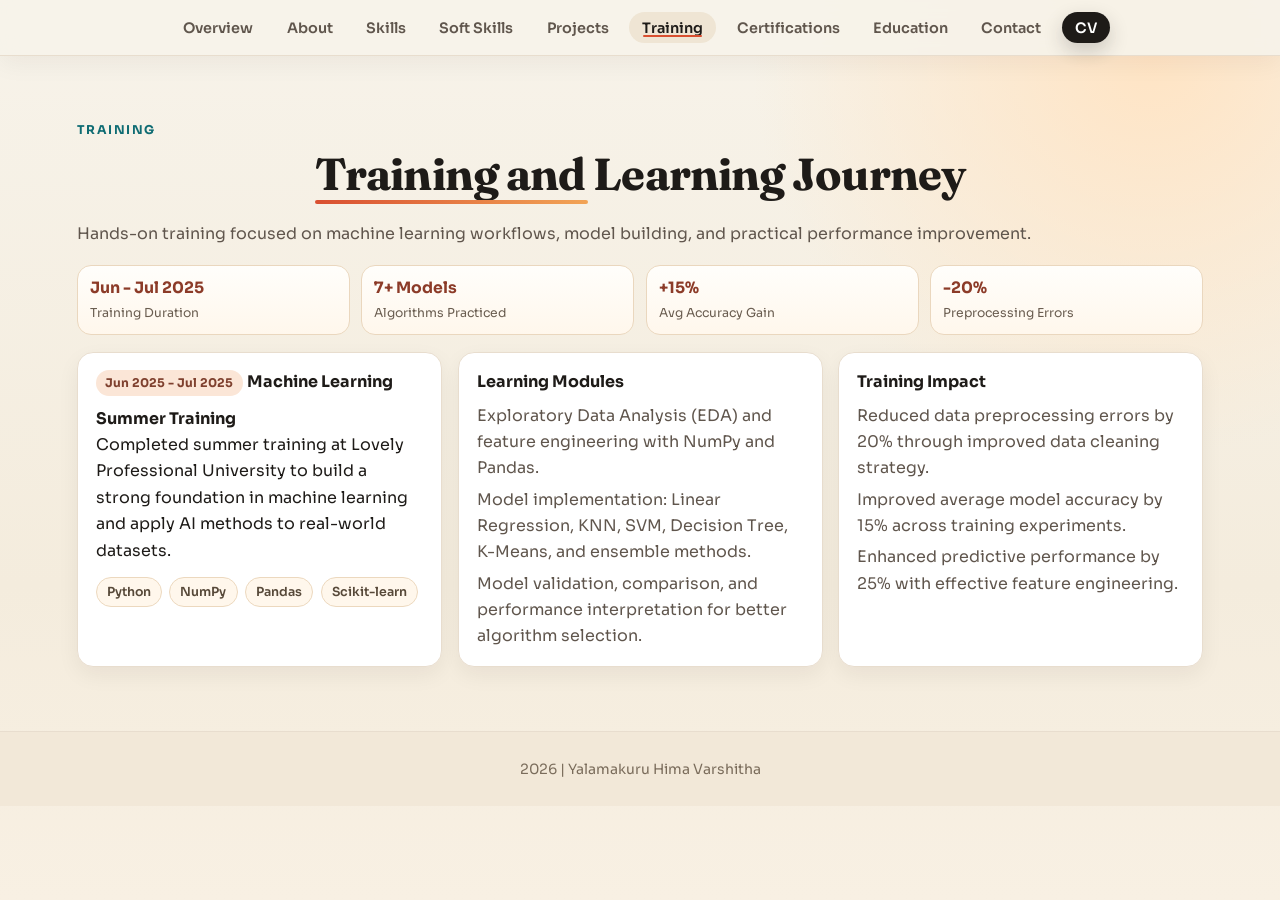
<file: training.html>
<!DOCTYPE html>
<html lang="en">
<head>
  <meta charset="UTF-8">
  <meta name="viewport" content="width=device-width, initial-scale=1.0">
  <title>Training | Yalamakuru Hima Varshitha</title>
  <link rel="preconnect" href="https://fonts.googleapis.com">
  <link rel="preconnect" href="https://fonts.gstatic.com" crossorigin>
  <link href="https://fonts.googleapis.com/css2?family=Sora:wght@400;500;600;700;800&family=Fraunces:opsz,wght@9..144,600;9..144,700&display=swap" rel="stylesheet">
  <link rel="stylesheet" href="example.css">
</head>
<body>
  <nav><ul><li><a href="index.html">Overview</a></li><li><a href="about.html">About</a></li><li><a href="skills.html">Skills</a></li><li><a href="softskills.html">Soft Skills</a></li><li><a href="projects.html">Projects</a></li><li><a href="training.html">Training</a></li><li><a href="certifications.html">Certifications</a></li><li><a href="education.html">Education</a></li><li><a href="contact.html">Contact</a></li><li><a href="cv.pdf" class="nav-cta" target="_blank" rel="noreferrer">CV</a></li></ul></nav>
  <section class="section">
    <p class="section-label">Training</p>
    <h2>Training and Learning Journey</h2>
    <p class="hero-sub">Hands-on training focused on machine learning workflows, model building, and practical performance improvement.</p>

    <div class="training-kpis reveal">
      <div class="training-kpi"><strong>Jun - Jul 2025</strong><span>Training Duration</span></div>
      <div class="training-kpi"><strong>7+ Models</strong><span>Algorithms Practiced</span></div>
      <div class="training-kpi"><strong>+15%</strong><span>Avg Accuracy Gain</span></div>
      <div class="training-kpi"><strong>-20%</strong><span>Preprocessing Errors</span></div>
    </div>

    <div class="list-grid reveal">
      <div class="list-card">
        <div class="card-label">Jun 2025 - Jul 2025</div>
        <strong>Machine Learning Summer Training</strong>
        <p>Completed summer training at Lovely Professional University to build a strong foundation in machine learning and apply AI methods to real-world datasets.</p>
        <div class="tags"><span>Python</span><span>NumPy</span><span>Pandas</span><span>Scikit-learn</span></div>
      </div>
      <div class="list-card">
        <strong>Learning Modules</strong>
        <ul class="clean-list">
          <li>Exploratory Data Analysis (EDA) and feature engineering with NumPy and Pandas.</li>
          <li>Model implementation: Linear Regression, KNN, SVM, Decision Tree, K-Means, and ensemble methods.</li>
          <li>Model validation, comparison, and performance interpretation for better algorithm selection.</li>
        </ul>
      </div>
      <div class="list-card">
        <strong>Training Impact</strong>
        <ul class="clean-list">
          <li>Reduced data preprocessing errors by 20% through improved data cleaning strategy.</li>
          <li>Improved average model accuracy by 15% across training experiments.</li>
          <li>Enhanced predictive performance by 25% with effective feature engineering.</li>
        </ul>
      </div>
    </div>
  </section>
  <footer><span id="year"></span> Yalamakuru Hima Varshitha</footer>
  <script src="example.js"></script>
</body>
</html>
</file>
<file: example.css>
* { box-sizing: border-box; margin: 0; padding: 0; }
:root {
  --bg: #f7f3ea;
  --bg-alt: #fff8ef;
  --card: #ffffff;
  --text: #1e1b18;
  --muted: #60564d;
  --line: #e8ddce;
  --accent: #d94f30;
  --accent-2: #0f6c73;
  --accent-soft: #ffe6d8;
  --radius: 16px;
  --shadow: 0 14px 40px rgba(78, 52, 30, 0.12);
  --shadow-soft: 0 10px 28px rgba(68, 46, 28, 0.1);
}
html { scroll-behavior: smooth; }
body {
  font-family: 'Sora', sans-serif;
  color: var(--text);
  background: radial-gradient(circle at 90% 6%, #ffe4c4 0%, transparent 28%), linear-gradient(180deg, var(--bg), #f4ecdd 65%, #f8f0e3 100%);
  line-height: 1.65;
  min-height: 100vh;
  text-rendering: optimizeLegibility;
}
body::before {
  content: "";
  position: fixed;
  inset: 0;
  pointer-events: none;
  opacity: 0.2;
  background-image: radial-gradient(rgba(255, 255, 255, 0.6) 1px, transparent 1px);
  background-size: 20px 20px;
  mask-image: linear-gradient(180deg, rgba(0, 0, 0, 0.2), transparent 60%);
  z-index: -1;
}
nav {
  position: sticky;
  top: 0;
  z-index: 30;
  border-bottom: 1px solid var(--line);
  backdrop-filter: blur(8px);
  background: rgba(247, 243, 234, 0.9);
  padding: 0.9rem 2.2rem;
  box-shadow: 0 8px 24px rgba(33, 24, 16, 0.05);
  transition: padding 0.22s ease, box-shadow 0.22s ease, background 0.22s ease;
}
nav.scrolled {
  padding-top: 0.65rem;
  padding-bottom: 0.65rem;
  box-shadow: 0 12px 22px rgba(33, 24, 16, 0.1);
  background: rgba(247, 243, 234, 0.96);
}
nav ul { list-style: none; display: flex; flex-wrap: wrap; gap: 0.45rem; justify-content: center; max-width: 1220px; margin: 0 auto; }
nav a {
  text-decoration: none;
  color: var(--muted);
  font-size: 0.9rem;
  font-weight: 600;
  padding: 0.42rem 0.82rem;
  border-radius: 999px;
  transition: all 0.2s;
  position: relative;
}
nav a:hover, nav a.active { background: #efe5d4; color: var(--text); }
nav a::after {
  content: "";
  position: absolute;
  left: 14px;
  right: 14px;
  bottom: 6px;
  height: 2px;
  border-radius: 2px;
  background: var(--accent);
  transform: scaleX(0);
  transform-origin: center;
  transition: transform 0.24s ease;
}
nav a:hover::after,
nav a.active::after {
  transform: scaleX(1);
}
nav .nav-cta {
  background: var(--text);
  color: #fff;
  box-shadow: 0 8px 20px rgba(30, 27, 24, 0.2);
}
.nav-cta::after {
  display: none;
}
.nav-cta:hover {
  transform: translateY(-1px);
}
.hero {
  position: relative;
  display: grid;
  grid-template-columns: 1.2fr 0.8fr;
  gap: 2rem;
  align-items: center;
  min-height: 78vh;
  padding: 4.5rem 6%;
  max-width: 1220px;
  margin: 0 auto;
}
.orb { position: absolute; border-radius: 50%; pointer-events: none; opacity: 0.42; filter: blur(1px); }
.orb-a { width: 280px; height: 280px; background: #ffc27a; right: 8%; top: 10%; animation: float 7s ease-in-out infinite; }
.orb-b { width: 140px; height: 140px; background: #89d4d9; right: 23%; top: 62%; animation: float 9s ease-in-out infinite reverse; }
@keyframes float { 0%,100% { transform: translateY(0); } 50% { transform: translateY(-18px); } }
.kicker {
  display: inline-block;
  padding: 0.28rem 0.8rem;
  border-radius: 999px;
  background: #fce8d6;
  color: #8e3c25;
  font-size: 0.78rem;
  letter-spacing: 0.04em;
  text-transform: uppercase;
  margin-bottom: 1rem;
}
.hero h1, .page-title, h2 { font-family: 'Fraunces', serif; letter-spacing: -0.02em; line-height: 1.08; }
.hero h1 { font-size: clamp(2rem, 5vw, 4rem); margin-bottom: 1rem; }
.typewriter {
  font-family: 'Fraunces', serif;
  font-weight: 700;
  font-size: clamp(1.1rem, 2.5vw, 1.7rem);
  color: var(--text);
  margin-bottom: 0.8rem;
  min-height: 1.4em;
  letter-spacing: 0.01em;
  position: relative;
}

.typewriter::after {
  content: "|";
  position: absolute;
  right: -0.2em;
  top: 0;
  opacity: 0.7;
  animation: blink 1.1s steps(1) infinite;
}

@keyframes blink {
  0%, 49% { opacity: 0.7; }
  50%, 100% { opacity: 0; }
}

.hero-sub { color: var(--muted); max-width: 580px; }
.hero-btns { margin-top: 1.5rem; display: flex; gap: 0.8rem; flex-wrap: wrap; }
.hero-stats {
  margin-top: 1.3rem;
  display: grid;
  grid-template-columns: repeat(2, minmax(0, 1fr));
  gap: 0.55rem;
  max-width: 520px;
}
.stat-pill {
  border: 1px solid #ead9c3;
  background: #fffaf3;
  border-radius: 12px;
  padding: 0.6rem 0.7rem;
  display: grid;
  gap: 0.1rem;
}
.stat-pill strong {
  font-size: 1.05rem;
  line-height: 1.1;
  color: #7e2f20;
}
.stat-pill span {
  font-size: 0.75rem;
  color: var(--muted);
}
.btn-dark, .btn-ghost {
  text-decoration: none;
  font-size: 0.88rem;
  font-weight: 700;
  border-radius: 999px;
  padding: 0.72rem 1.25rem;
  transition: transform 0.2s, box-shadow 0.2s;
  position: relative;
  overflow: hidden;
}
.btn-dark {
  background: linear-gradient(135deg, #dc5638 0%, #c13d24 100%);
  color: #fff;
}
.btn-ghost {
  border: 1px solid var(--text);
  color: var(--text);
  background: #fffdf9;
}
.btn-dark:hover, .btn-ghost:hover { transform: translateY(-2px); box-shadow: var(--shadow); }
.btn-dark::before,
.btn-ghost::before {
  content: "";
  position: absolute;
  inset: 0;
  transform: translateX(-100%);
  background: linear-gradient(90deg, transparent, rgba(255, 255, 255, 0.35), transparent);
  transition: transform 0.5s ease;
}
.btn-dark:hover::before,
.btn-ghost:hover::before {
  transform: translateX(100%);
}
.photo-ring {
  width: min(360px, 80vw);
  aspect-ratio: 1 / 1;
  border-radius: 38% 62% 67% 33% / 31% 47% 53% 69%;
  overflow: hidden;
  background: linear-gradient(135deg, #ffd299, #f6a76b);
  box-shadow: var(--shadow);
}
.photo-ring img { width: 100%; height: 100%; object-fit: cover; }
.photo-fallback {
  display: none;
  place-items: center;
  height: 100%;
  font-family: 'Fraunces', serif;
  font-size: 4rem;
  color: #fff;
}
.section { padding: 4rem 6%; }
.section.alt { background: var(--bg-alt); border-top: 1px solid var(--line); border-bottom: 1px solid var(--line); }
.section-label { color: var(--accent-2); text-transform: uppercase; letter-spacing: 0.12em; font-size: 0.76rem; margin-bottom: 0.6rem; font-weight: 700; }
h2, .page-title { font-size: clamp(1.9rem, 4vw, 2.8rem); margin-bottom: 1.4rem; }
.section h2,
.section .page-title {
  position: relative;
  width: fit-content;
}
.section h2::after,
.section .page-title::after {
  content: "";
  position: absolute;
  left: 0;
  bottom: -0.35rem;
  width: 42%;
  height: 4px;
  border-radius: 4px;
  background: linear-gradient(90deg, var(--accent), #f2a456);
}
.section > * {
  max-width: 1220px;
  margin-inline: auto;
}
.project-badge {
  margin: 1.5rem auto 2rem;
  text-align: center;
  max-width: 520px;
}

.project-badge img {
  width: 100%;
  height: auto;
  border-radius: 18px;
  box-shadow: var(--shadow-soft);
  border: 1px solid rgba(0, 0, 0, 0.06);
}
.about-grid, .list-grid, .card-grid, .softskill-grid {
  display: grid;
  gap: 1rem;
  grid-template-columns: repeat(auto-fit, minmax(230px, 1fr));
}
.about-highlight {
  margin-top: 1.2rem;
  margin-bottom: 1rem;
  background: linear-gradient(120deg, #fff6ea 0%, #fffef9 55%, #fbe4d2 100%);
  border: 1px solid #ebd7bb;
  border-radius: 18px;
  padding: 1rem 1.2rem;
  box-shadow: var(--shadow-soft);
}
.about-highlight h3 {
  font-family: 'Fraunces', serif;
  color: #6c2f22;
  margin-bottom: 0.35rem;
}
.about-highlight p {
  color: #4f4337;
}
.focus-grid {
  display: grid;
  grid-template-columns: repeat(auto-fit, minmax(220px, 1fr));
  gap: 1rem;
}
.list-card, .card, .softskill-card, .about-panel {
  background: var(--card);
  border: 1px solid var(--line);
  border-radius: var(--radius);
  padding: 1rem 1.1rem;
  box-shadow: 0 8px 22px rgba(34, 23, 14, 0.06);
  transition: transform 0.25s ease, box-shadow 0.25s ease, border-color 0.25s ease;
  transform-origin: center;
  will-change: transform;
}
.list-card:hover, .card:hover, .softskill-card:hover, .about-panel:hover {
  transform: translateY(-4px);
  border-color: #dcc3a4;
  box-shadow: 0 16px 30px rgba(47, 31, 19, 0.12);
}
.about-card-a { background: linear-gradient(180deg, #fff 0%, #fffaf3 100%); }
.about-card-b { background: linear-gradient(180deg, #fff 0%, #f7fffc 100%); }
.about-card-c { background: linear-gradient(180deg, #fff 0%, #fff7f2 100%); }
.about-card-d { background: linear-gradient(180deg, #fff 0%, #fef9ff 100%); }
.about-traits {
  margin-top: 1.2rem;
  display: flex;
  flex-wrap: wrap;
  gap: 0.55rem;
}
.softskills-highlight {
  margin-top: 1.1rem;
  margin-bottom: 1rem;
  background: linear-gradient(120deg, #fef7eb 0%, #fffdf8 55%, #fbe6d6 100%);
  border: 1px solid #ead7be;
  border-radius: 18px;
  padding: 1rem 1.2rem;
  box-shadow: var(--shadow-soft);
}
.softskills-highlight h3 {
  font-family: 'Fraunces', serif;
  margin-bottom: 0.35rem;
  color: #6c2f22;
}
.softskills-showcase {
  margin-top: 0.5rem;
}
.softskill-badge {
  display: inline-block;
  min-width: 2rem;
  text-align: center;
  border-radius: 999px;
  border: 1px solid #e8ceb0;
  background: #fff;
  color: #8a3d2a;
  font-size: 0.72rem;
  font-weight: 700;
  padding: 0.2rem 0.45rem;
  margin-bottom: 0.55rem;
}
.softskill-image {
  width: 100%;
  max-width: 210px;
  height: 120px;
  object-fit: cover;
  border-radius: 14px;
  border: 1px solid #e9d4b7;
  background: #fff9ef;
  display: block;
  margin: 0.2rem auto 0.65rem;
}
.soft-a { background: linear-gradient(180deg, #fff 0%, #fffaf3 100%); }
.soft-b { background: linear-gradient(180deg, #fff 0%, #f7fffc 100%); }
.soft-c { background: linear-gradient(180deg, #fff 0%, #f9f9ff 100%); }
.soft-d { background: linear-gradient(180deg, #fff 0%, #fff8f3 100%); }
.soft-e { background: linear-gradient(180deg, #fff 0%, #f7fffa 100%); }
.soft-f { background: linear-gradient(180deg, #fff 0%, #fff6fb 100%); }
.trait-chip {
  border-radius: 999px;
  padding: 0.35rem 0.75rem;
  font-size: 0.78rem;
  font-weight: 600;
  color: #5b4a39;
  border: 1px solid #e8d6be;
  background: #fffaf4;
}
.card-interactive {
  transform-style: preserve-3d;
}
.focus-card {
  background: linear-gradient(180deg, #fffdf8 0%, #fff7eb 100%);
  border: 1px solid #ecdcc5;
  border-radius: var(--radius);
  padding: 1rem 1.1rem;
  box-shadow: var(--shadow-soft);
}
.focus-card h3 {
  font-family: 'Fraunces', serif;
  font-size: 1.15rem;
  margin-bottom: 0.4rem;
}
.focus-card p {
  color: var(--muted);
}
.card-label {
  display: inline-block;
  margin-bottom: 0.6rem;
  font-size: 0.75rem;
  font-weight: 700;
  color: #7f412f;
  background: #fbe6d7;
  padding: 0.2rem 0.6rem;
  border-radius: 999px;
}
.tags { display: flex; flex-wrap: wrap; gap: 0.45rem; margin-top: 0.8rem; }
.tags span, .tech-chip {
  border: 1px solid #ecd8be;
  background: #fff7ec;
  color: #574939;
  font-size: 0.78rem;
  border-radius: 999px;
  padding: 0.24rem 0.64rem;
  font-weight: 600;
}
.chip-wrap { display: flex; flex-wrap: wrap; gap: 0.5rem; }
.skills-showcase {
  margin-top: 1.2rem;
  display: grid;
  grid-template-columns: repeat(auto-fit, minmax(220px, 1fr));
  gap: 1rem;
}
.skill-category {
  background: linear-gradient(180deg, #fffefb 0%, #fff6ea 100%);
  border: 1px solid #ebd7bb;
  border-radius: 18px;
  padding: 1rem;
  box-shadow: var(--shadow-soft);
}
.skill-category h3 {
  font-family: 'Fraunces', serif;
  font-size: 1.15rem;
  margin-bottom: 0.7rem;
  color: #6c2f22;
}
.skill-category .tech-chip {
  background: #fff;
}
.skills-meter {
  margin-top: 1.6rem;
  background: #fff;
  border: 1px solid #ead9c3;
  border-radius: 18px;
  padding: 1rem;
  display: grid;
  gap: 0.9rem;
}
.meter-item {
  display: grid;
  gap: 0.4rem;
}
.meter-head {
  display: flex;
  justify-content: space-between;
  align-items: center;
  gap: 1rem;
  font-size: 0.86rem;
  color: #4b4035;
}
.meter-head span:last-child {
  color: #8e3c25;
  font-weight: 700;
}
.meter-track {
  height: 10px;
  border-radius: 999px;
  background: #f3e4cf;
  overflow: hidden;
}
.meter-fill {
  height: 100%;
  border-radius: 999px;
  background: linear-gradient(90deg, #d84f31 0%, #f08c4a 100%);
  box-shadow: 0 3px 10px rgba(216, 79, 49, 0.35);
}
.fill-90 { width: 90%; }
.fill-88 { width: 88%; }
.fill-82 { width: 82%; }
.fill-75 { width: 75%; }
.project-kpis {
  margin-top: 1.1rem;
  margin-bottom: 1.1rem;
  display: grid;
  grid-template-columns: repeat(auto-fit, minmax(170px, 1fr));
  gap: 0.7rem;
}
.project-kpi {
  border: 1px solid #ead7be;
  background: linear-gradient(180deg, #fffefb 0%, #fff7ec 100%);
  border-radius: 14px;
  padding: 0.65rem 0.75rem;
  display: grid;
  gap: 0.05rem;
}
.project-kpi strong {
  color: #8c3b28;
  font-size: 1.03rem;
}
.project-kpi span {
  font-size: 0.78rem;
  color: #6a5d50;
}
.project-card {
  overflow: hidden;
  background: white;
  box-shadow: 0 6px 18px rgba(0,0,0,0.08);
  border-radius: 16px;
}
.project-card:hover {
  transform: translateY(-5px);
  transition: 0.3s ease;
}
.project-visual {
  width: calc(100% + 2.2rem);
  margin: -1rem -1.1rem 0.9rem;
  height: 110px;
  border-bottom: 1px solid #ecdcc8;
}
.project-image {
  width: 100%;
  height: 220px;
  object-fit: cover;
  border-radius: 12px;
}
.impact {
  font-weight: bold;
  color: var(--accent);
}
.project-visual-a {
  background:
    radial-gradient(circle at 20% 30%, #ffd9b6 0%, transparent 30%),
    radial-gradient(circle at 80% 70%, #ffc291 0%, transparent 30%),
    linear-gradient(130deg, #fff4e8 0%, #ffe5cb 100%);
}
.project-visual-b {
  background:
    radial-gradient(circle at 24% 32%, #d0f1f3 0%, transparent 30%),
    radial-gradient(circle at 78% 68%, #b7e3ff 0%, transparent 30%),
    linear-gradient(130deg, #edf8ff 0%, #dff1ff 100%);
}
.project-outcome {
  margin-top: 0.7rem;
  font-size: 0.9rem;
  color: #5d5043;
}
.training-kpis {
  margin-top: 1.1rem;
  margin-bottom: 1.1rem;
  display: grid;
  grid-template-columns: repeat(auto-fit, minmax(170px, 1fr));
  gap: 0.7rem;
}
.training-kpi {
  border: 1px solid #ead7be;
  background: linear-gradient(180deg, #fffefb 0%, #fff7ec 100%);
  border-radius: 14px;
  padding: 0.65rem 0.75rem;
  display: grid;
  gap: 0.08rem;
}
.training-kpi strong {
  color: #8c3b28;
  font-size: 0.98rem;
}
.training-kpi span {
  font-size: 0.77rem;
  color: #6a5d50;
}
.cert-kpis {
  margin-top: 1.1rem;
  margin-bottom: 1.1rem;
  display: grid;
  grid-template-columns: repeat(auto-fit, minmax(170px, 1fr));
  gap: 0.7rem;
}
.cert-kpi {
  border: 1px solid #ead7be;
  background: linear-gradient(180deg, #fffefb 0%, #fff6ed 100%);
  border-radius: 14px;
  padding: 0.65rem 0.75rem;
  display: grid;
  gap: 0.08rem;
}
.cert-kpi strong {
  color: #8c3b28;
  font-size: 0.98rem;
}
.cert-kpi span {
  font-size: 0.77rem;
  color: #6a5d50;
}
.cert-grid {
  align-items: stretch;
}
.cert-card {
  background: linear-gradient(180deg, #fff 0%, #fffaf2 100%);
}
.cert-note {
  margin-top: 0.65rem;
  font-size: 0.9rem;
  color: #6a5140;
  background: #fff1de;
  border: 1px solid #f1d3ad;
  border-radius: 10px;
  padding: 0.5rem 0.65rem;
}
.cert-note strong {
  color: #c96a2f;
}
.achv-kpis {
  margin-top: 1.1rem;
  margin-bottom: 1.1rem;
  display: grid;
  grid-template-columns: repeat(auto-fit, minmax(170px, 1fr));
  gap: 0.7rem;
}
.achv-kpi {
  border: 1px solid #ead7be;
  background: linear-gradient(180deg, #fffefb 0%, #fff7ec 100%);
  border-radius: 14px;
  padding: 0.65rem 0.75rem;
  display: grid;
  gap: 0.08rem;
}
.achv-kpi strong {
  color: #8c3b28;
  font-size: 0.98rem;
}
.achv-kpi span {
  font-size: 0.77rem;
  color: #6a5d50;
}
.achv-grid {
  align-items: stretch;
}
.achv-card {
  background: linear-gradient(180deg, #fff 0%, #fffaf2 100%);
}
.edu-kpis {
  margin-top: 1.1rem;
  margin-bottom: 1.1rem;
  display: grid;
  grid-template-columns: repeat(auto-fit, minmax(170px, 1fr));
  gap: 0.7rem;
}
.edu-kpi {
  border: 1px solid #ead7be;
  background: linear-gradient(180deg, #fffefb 0%, #fff7ec 100%);
  border-radius: 14px;
  padding: 0.65rem 0.75rem;
  display: grid;
  gap: 0.08rem;
}
.edu-kpi strong {
  color: #8c3b28;
  font-size: 0.98rem;
}
.edu-kpi span {
  font-size: 0.77rem;
  color: #6a5d50;
}
.clean-list {
  list-style: none;
  padding-left: 0;
  margin-top: 0.45rem;
  color: var(--muted);
}
.clean-list li + li {
  margin-top: 0.3rem;
}
.edu-stack { display: grid; gap: 0.9rem; }
.edu-row { display: grid; grid-template-columns: 1fr; gap: 0.7rem; align-items: flex-start; }
.edu-dot { display: none; }
.edu-card {
  border: 1px solid #ead7be;
  background: linear-gradient(180deg, #fff 0%, #fffaf2 100%);
  border-radius: 14px;
  padding: 0.8rem 0.9rem;
}
.contact-layout {
  margin-top: 1rem;
  display: grid;
  grid-template-columns: 0.95fr 1.35fr;
  gap: 1rem;
  align-items: start;
}
.contact-intro {
  border: 1px solid #ead7be;
  background: linear-gradient(120deg, #fff6ea 0%, #fffef9 55%, #fbe4d2 100%);
  border-radius: 16px;
  padding: 1rem 1.1rem;
  box-shadow: var(--shadow-soft);
}
.contact-intro h3 {
  font-family: 'Fraunces', serif;
  color: #6c2f22;
  margin-bottom: 0.45rem;
}
.contact-intro p {
  color: #5d5043;
  margin-bottom: 0.65rem;
}
.contact-meta {
  font-size: 0.82rem;
  color: #66594d;
  margin-top: 0.25rem;
}
.contact-row {
  display: grid;
  gap: 0.8rem;
}
.contact-link {
  text-decoration: none;
  color: var(--text);
  border: 1px solid var(--line);
  border-radius: 12px;
  padding: 0.85rem 1rem;
  background: #fff;
  transition: transform 0.2s, border-color 0.2s;
  display: grid;
  grid-template-columns: 42px 1fr;
  align-items: center;
  gap: 0.65rem;
}
.contact-icon {
  width: 42px;
  height: 42px;
  border-radius: 11px;
  border: 1px solid #ecd6b8;
  background: #fff7ec;
  display: grid;
  place-items: center;
  color: #85402d;
}
.contact-text {
  display: grid;
  gap: 0.12rem;
}
.contact-link strong {
  font-size: 0.9rem;
  color: #5e2f22;
}
.contact-link span {
  font-size: 0.86rem;
  color: #5f5347;
}
.contact-link:hover { transform: translateX(4px); border-color: #c8ae8a; }
button:focus-visible,
a:focus-visible {
  outline: 3px solid #f08a72;
  outline-offset: 2px;
}
footer {
  text-align: center;
  padding: 1.6rem;
  color: #7a6c5b;
  border-top: 1px solid var(--line);
  background: #f2e8d8;
  font-size: 0.88rem;
}
.reveal { opacity: 0; transform: translateY(14px); transition: all 0.45s ease; }
.reveal {
  opacity: 0;
  transform: translateY(18px) scale(0.985);
  filter: blur(2px);
  transition: opacity 0.55s ease, transform 0.55s ease, filter 0.55s ease;
  transition-delay: var(--reveal-delay, 0ms);
}
.reveal.visible {
  opacity: 1;
  transform: translateY(0) scale(1);
  filter: blur(0);
}
@media (max-width: 900px) {
  .hero { grid-template-columns: 1fr; text-align: center; padding-top: 3rem; min-height: auto; }
  .hero-btns { justify-content: center; }
  .hero-sub { margin: 0 auto; }
  .hero-stats { margin-left: auto; margin-right: auto; }
  .photo-ring { margin: 0 auto; }
  .section { padding: 3.2rem 1rem; }
  nav { padding-inline: 1rem; }
  .contact-layout { grid-template-columns: 1fr; }
}

@media (max-width: 540px) {
  .hero-stats {
    grid-template-columns: 1fr;
  }
  .meter-head {
    font-size: 0.8rem;
  }
  .project-visual {
    height: 92px;
  }
  nav a {
    font-size: 0.82rem;
    padding: 0.35rem 0.65rem;
  }
}

@media (prefers-reduced-motion: reduce) {
  * {
    animation: none !important;
    transition: none !important;
  }
  .reveal {
    opacity: 1 !important;
    transform: none !important;
    filter: none !important;
  }
}
</file>
